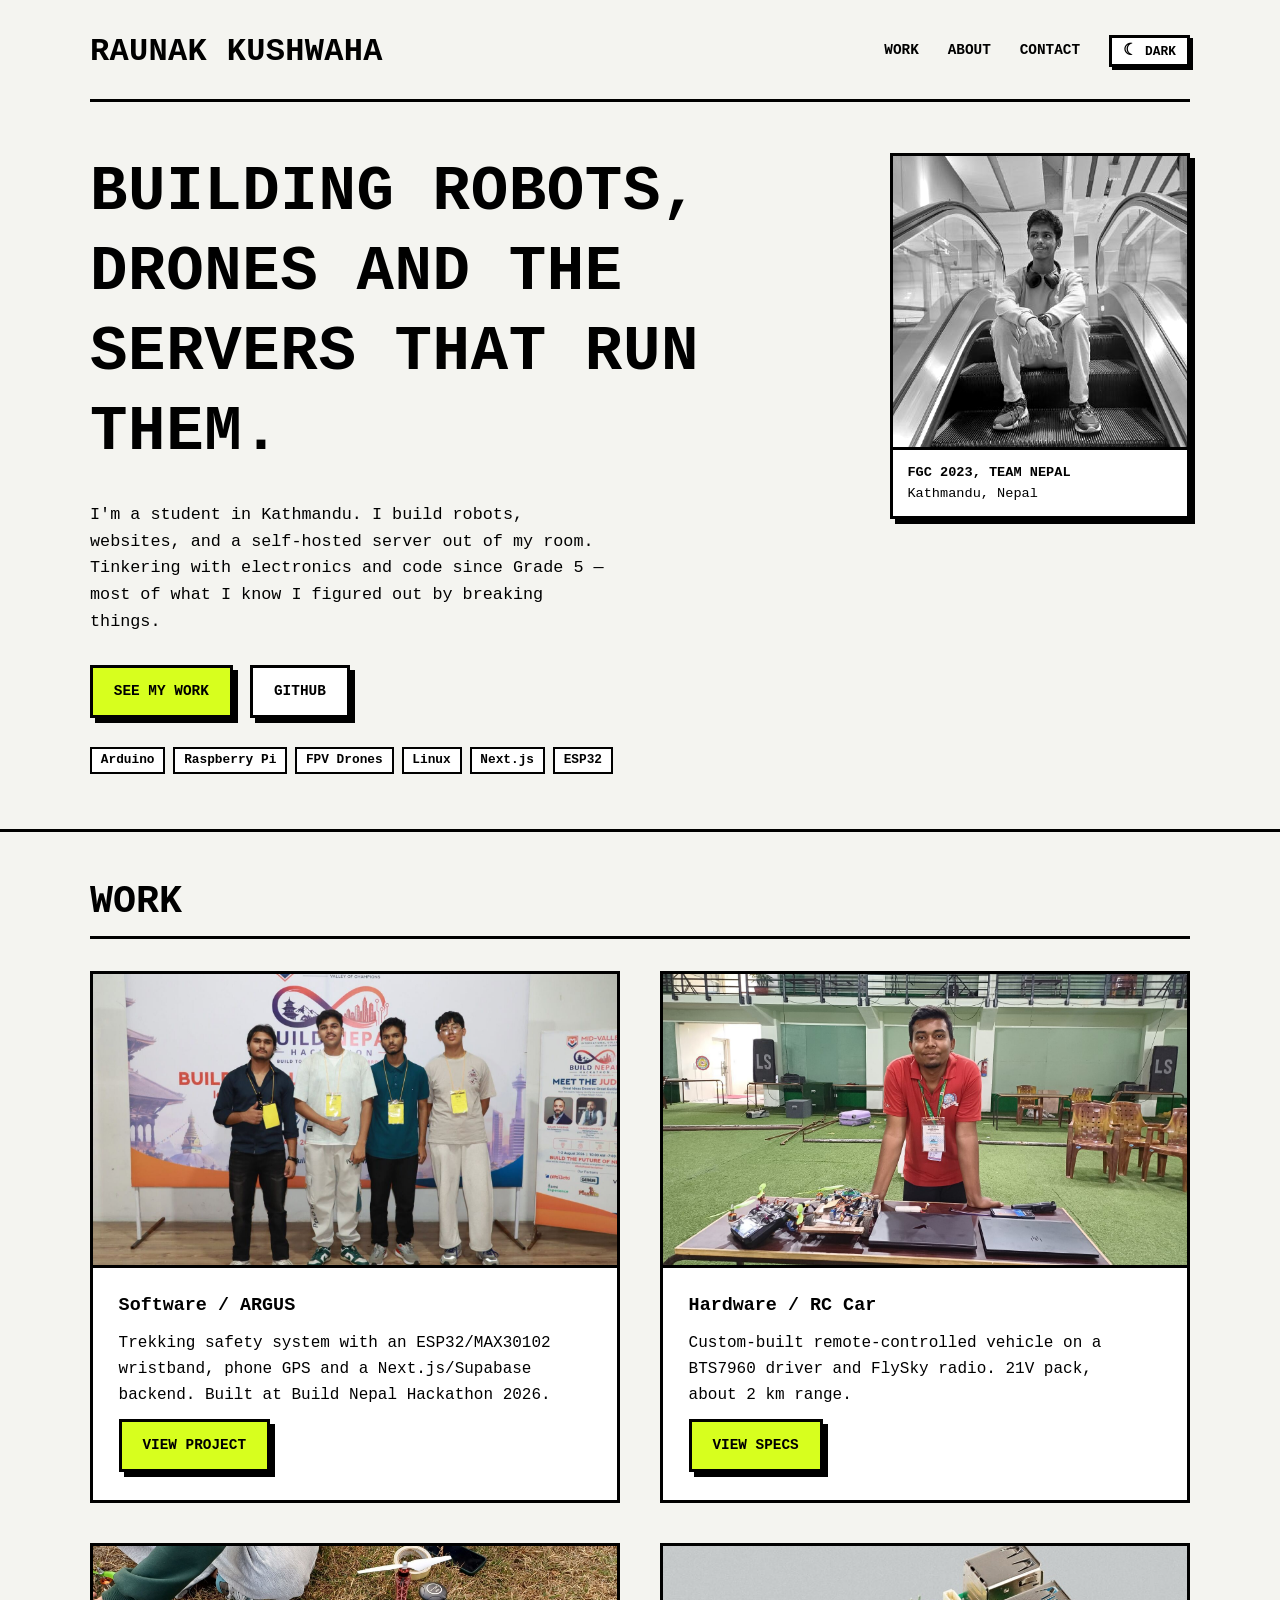
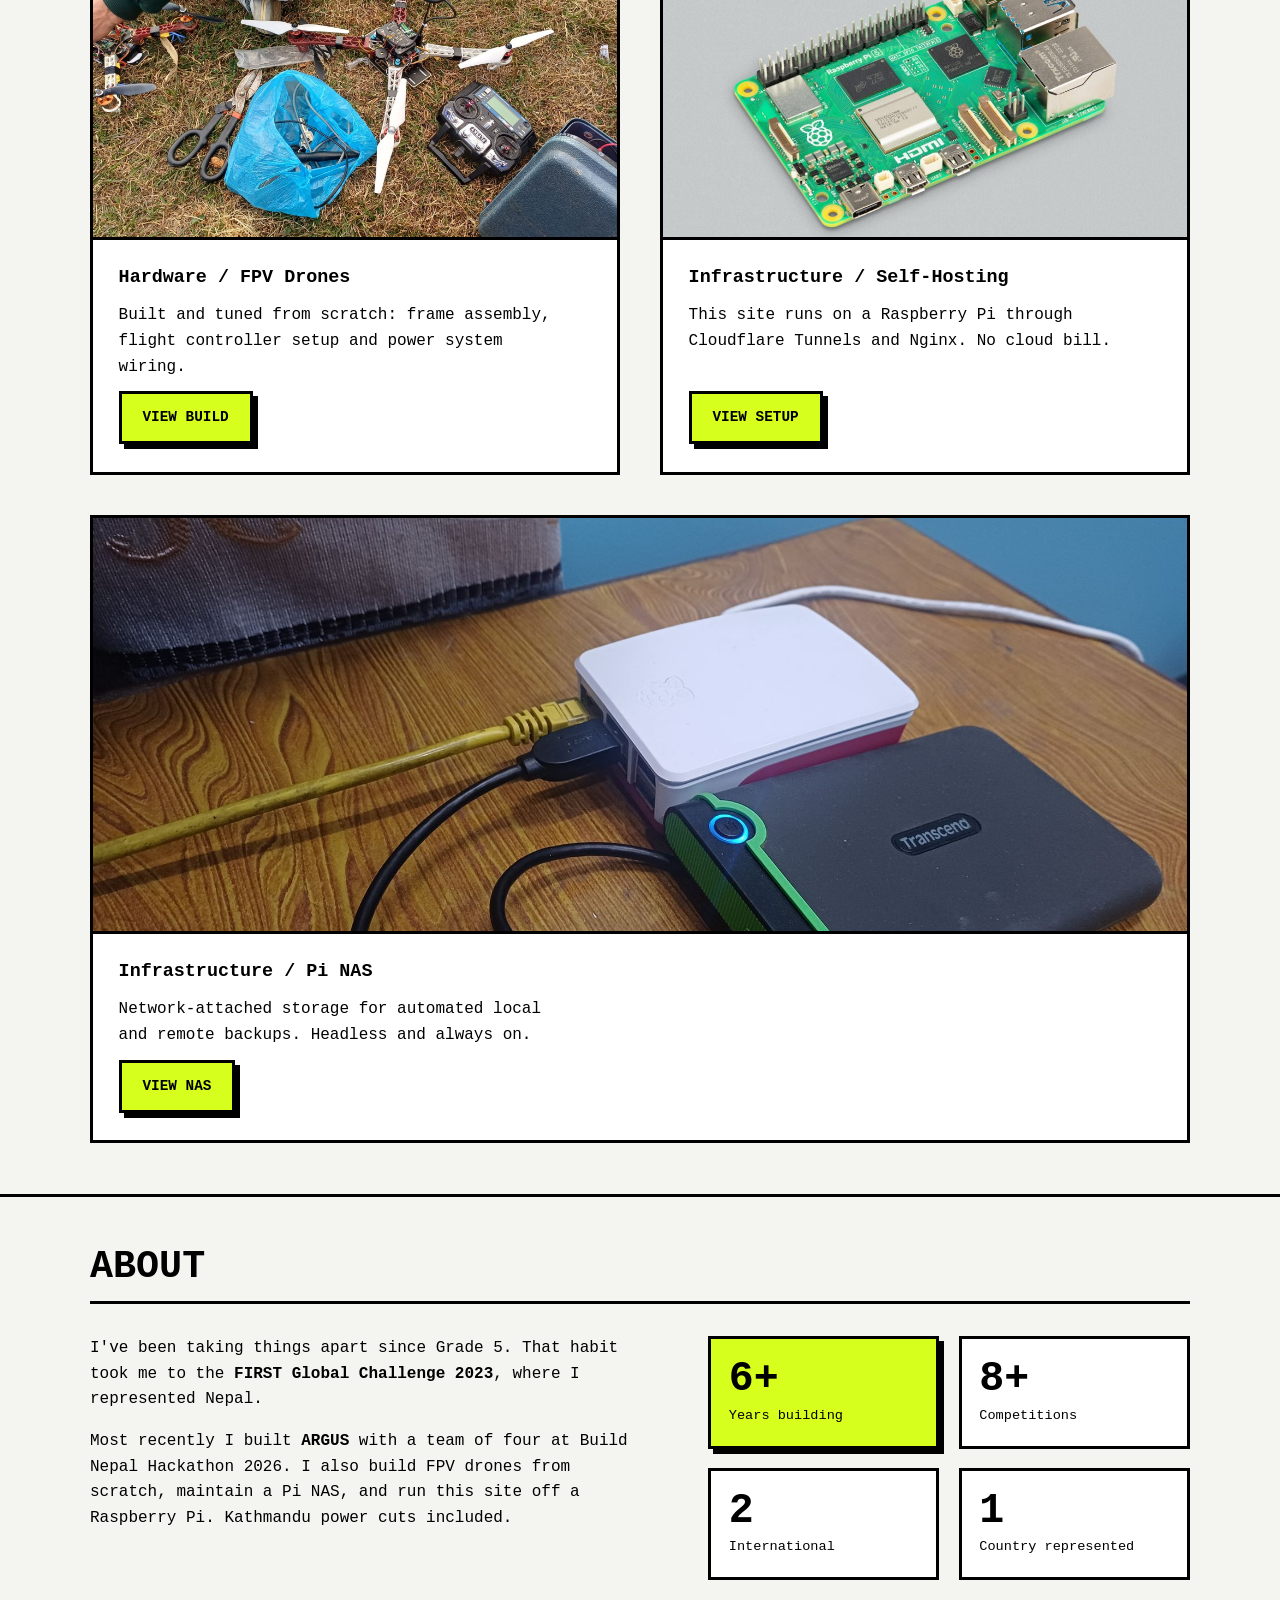
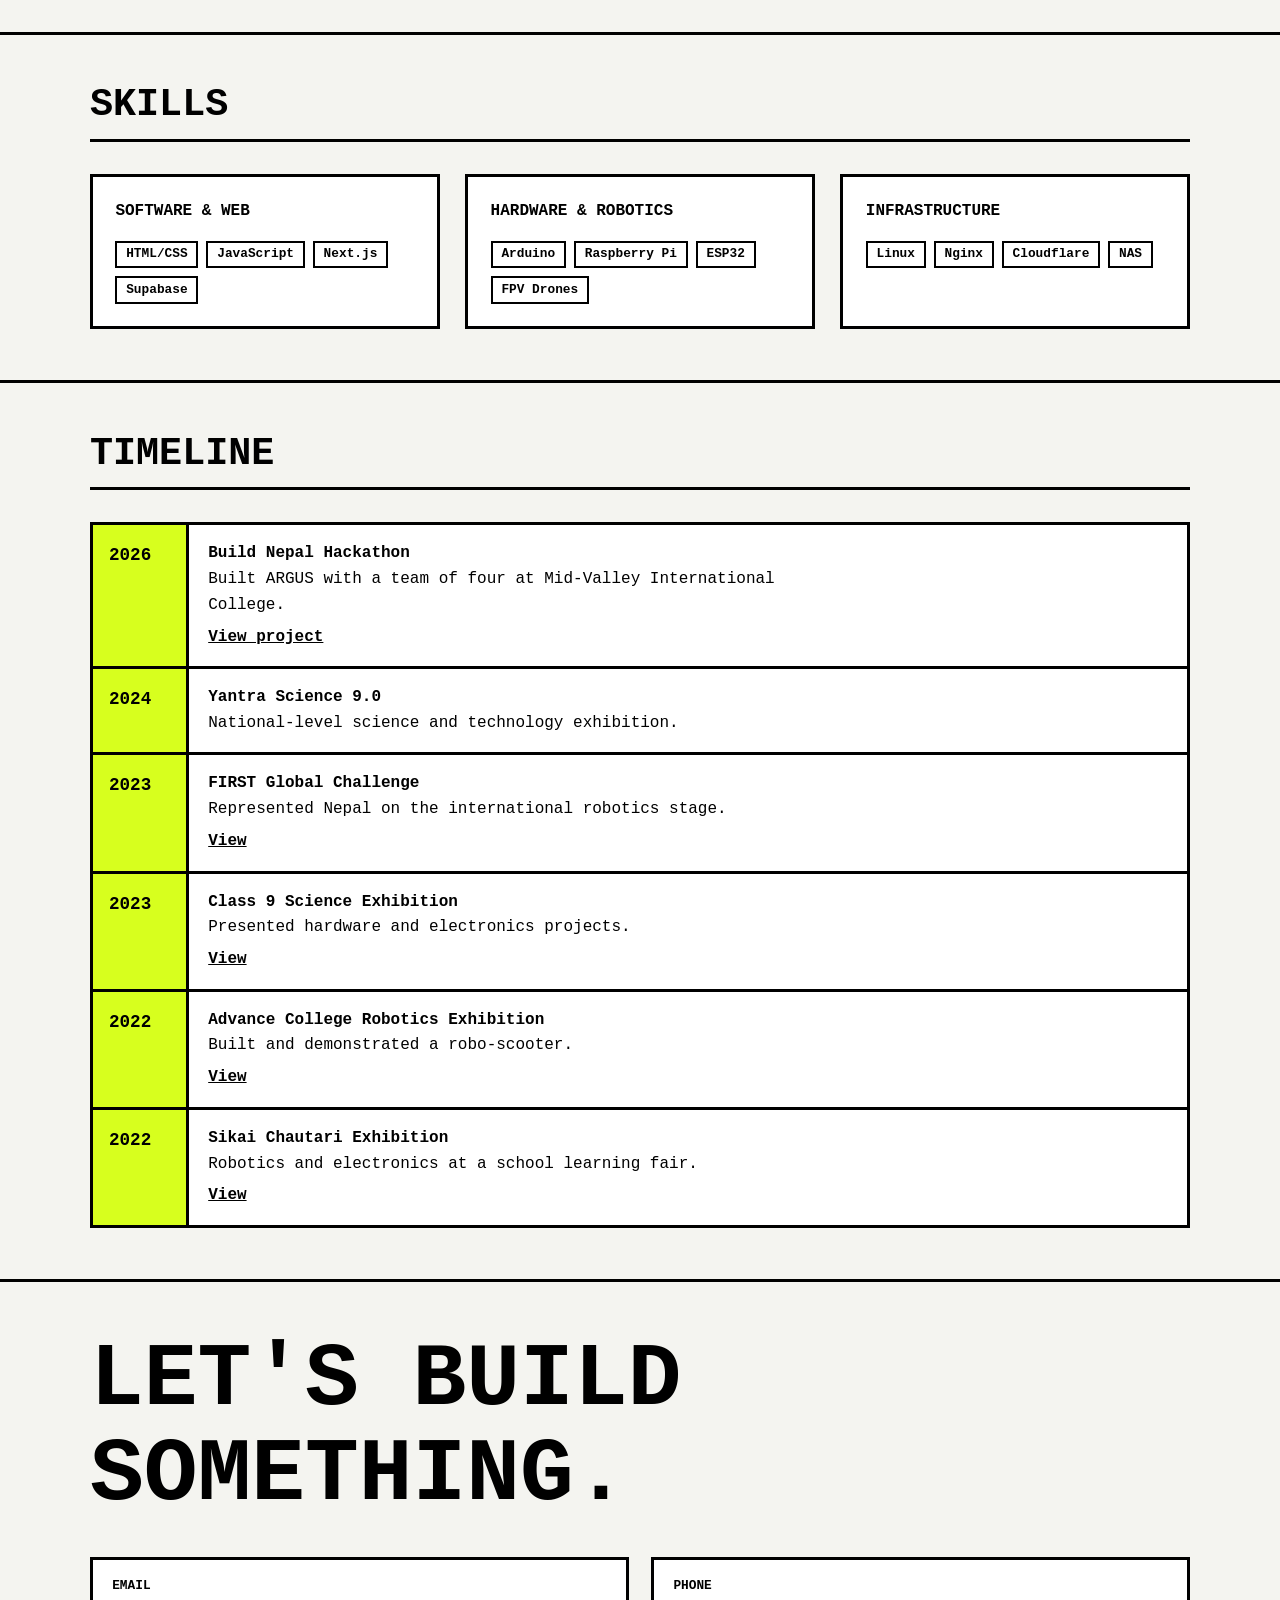
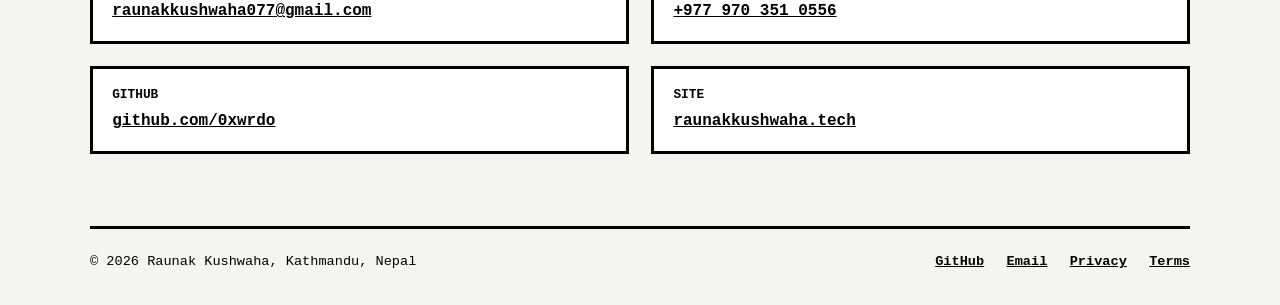
<file: index.html>
<!DOCTYPE html>
<html lang="en">
<head>
<meta charset="utf-8">
<meta name="viewport" content="width=device-width,initial-scale=1">
<title>Raunak Kushwaha — Student & Maker</title>
<meta name="description" content="Student and maker from Kathmandu, Nepal. Robots, websites, self-hosted server.">
<link rel="icon" href="favicon.ico" sizes="any">
<link rel="icon" href="favicon.svg" type="image/svg+xml">
<link rel="apple-touch-icon" href="apple-touch-icon.png">
<meta name="color-scheme" content="light dark">
<meta name="theme-color" content="#F4F4F0">
<link rel="stylesheet" href="style.css">
<script src="theme.js"></script>
</head>
<body>
<nav class="rk-nav">
  <a href="index.html" class="rk-logo">Raunak Kushwaha</a>
  <ul class="rk-links">
    <li><a href="#work">Work</a></li>
    <li><a href="#about">About</a></li>
    <li><a href="#contact">Contact</a></li>
  </ul>
</nav>

<header class="hero">
  <div class="rk-wrap hero-inner">
    <div>
      <h1 class="hero-name">Building robots, drones and the servers that run them.</h1>
      <p class="hero-desc">I'm a student in Kathmandu. I build robots, websites, and a self-hosted server out of my room. Tinkering with electronics and code since Grade 5 — most of what I know I figured out by breaking things.</p>
      <div class="hero-btns">
        <a href="#work" class="btn">See my work</a>
        <a href="https://github.com/0xwrdo" target="_blank" rel="noopener" class="btn btn-outline">GitHub</a>
      </div>
      <div class="tags"><span class="tag">Arduino</span><span class="tag">Raspberry Pi</span><span class="tag">FPV Drones</span><span class="tag">Linux</span><span class="tag">Next.js</span><span class="tag">ESP32</span></div>
    </div>
    <div class="photo-card">
      <img src="me.jpg" alt="Raunak Kushwaha">
      <p>FGC 2023, Team Nepal<span>Kathmandu, Nepal</span></p>
    </div>
  </div>
</header>

<section class="work-sec" id="work">
  <div class="rk-wrap">
    <div class="sec-hd"><h2 class="sec-hd-label">Work</h2></div>
    <div class="cards">
      <article class="card">
        <img src="assets/argus/build-01.jpg" alt="ARGUS wristband build" loading="lazy">
        <div class="card-body">
          <h3>Software / ARGUS</h3>
          <p>Trekking safety system with an ESP32/MAX30102 wristband, phone GPS and a Next.js/Supabase backend. Built at Build Nepal Hackathon 2026.</p>
          <a href="argus.html" class="btn">View project</a>
        </div>
      </article>
      <article class="card">
        <img src="assets/rc-car-v2/06-final.jpg" alt="Finished RC car" loading="lazy">
        <div class="card-body">
          <h3>Hardware / RC Car</h3>
          <p>Custom-built remote-controlled vehicle on a BTS7960 driver and FlySky radio. 21V pack, about 2 km range.</p>
          <a href="rc-car.html" class="btn">View specs</a>
        </div>
      </article>
      <article class="card">
        <img src="drone1.jpg" alt="FPV drone" loading="lazy">
        <div class="card-body">
          <h3>Hardware / FPV Drones</h3>
          <p>Built and tuned from scratch: frame assembly, flight controller setup and power system wiring.</p>
          <a href="drone.html" class="btn">View build</a>
        </div>
      </article>
      <article class="card">
        <img src="ras.jpg" alt="Raspberry Pi server" loading="lazy">
        <div class="card-body">
          <h3>Infrastructure / Self-Hosting</h3>
          <p>This site runs on a Raspberry Pi through Cloudflare Tunnels and Nginx. No cloud bill.</p>
          <a href="self-hosting.html" class="btn">View setup</a>
        </div>
      </article>
      <article class="card">
        <img src="nas1%20(1).jpg" alt="Raspberry Pi NAS" loading="lazy">
        <div class="card-body">
          <h3>Infrastructure / Pi NAS</h3>
          <p>Network-attached storage for automated local and remote backups. Headless and always on.</p>
          <a href="nas.html" class="btn">View NAS</a>
        </div>
      </article>
    </div>
  </div>
</section>

<section class="about-sec" id="about">
  <div class="rk-wrap">
    <div class="sec-hd"><h2 class="sec-hd-label">About</h2></div>
    <div class="about-grid">
      <div class="about-copy">
        <p>I've been taking things apart since Grade 5. That habit took me to the <strong>FIRST Global Challenge 2023</strong>, where I represented Nepal.</p>
        <p>Most recently I built <strong>ARGUS</strong> with a team of four at Build Nepal Hackathon 2026. I also build FPV drones from scratch, maintain a Pi NAS, and run this site off a Raspberry Pi. Kathmandu power cuts included.</p>
      </div>
      <div class="stats">
        <div class="stat"><div class="stat-num">6+</div><div class="stat-label">Years building</div></div>
        <div class="stat"><div class="stat-num">8+</div><div class="stat-label">Competitions</div></div>
        <div class="stat"><div class="stat-num">2</div><div class="stat-label">International</div></div>
        <div class="stat"><div class="stat-num">1</div><div class="stat-label">Country represented</div></div>
      </div>
    </div>
  </div>
</section>

<section class="skills-sec" id="skills">
  <div class="rk-wrap">
    <div class="sec-hd"><h2 class="sec-hd-label">Skills</h2></div>
    <div class="skill-grid">
      <div class="skill-item"><h3>Software &amp; Web</h3><div class="tags"><span class="tag">HTML/CSS</span><span class="tag">JavaScript</span><span class="tag">Next.js</span><span class="tag">Supabase</span></div></div>
      <div class="skill-item"><h3>Hardware &amp; Robotics</h3><div class="tags"><span class="tag">Arduino</span><span class="tag">Raspberry Pi</span><span class="tag">ESP32</span><span class="tag">FPV Drones</span></div></div>
      <div class="skill-item"><h3>Infrastructure</h3><div class="tags"><span class="tag">Linux</span><span class="tag">Nginx</span><span class="tag">Cloudflare</span><span class="tag">NAS</span></div></div>
    </div>
  </div>
</section>

<section class="log-sec" id="log">
  <div class="rk-wrap">
    <div class="sec-hd"><h2 class="sec-hd-label">Timeline</h2></div>
    <ul class="tl-list">
      <li class="tl-entry"><span class="tl-year">2026</span><div><h3>Build Nepal Hackathon</h3><p>Built ARGUS with a team of four at Mid-Valley International College.</p><a href="argus.html">View project</a></div></li>
      <li class="tl-entry"><span class="tl-year">2024</span><div><h3>Yantra Science 9.0</h3><p>National-level science and technology exhibition.</p></div></li>
      <li class="tl-entry"><span class="tl-year">2023</span><div><h3>FIRST Global Challenge</h3><p>Represented Nepal on the international robotics stage.</p><a href="fgc.html">View</a></div></li>
      <li class="tl-entry"><span class="tl-year">2023</span><div><h3>Class 9 Science Exhibition</h3><p>Presented hardware and electronics projects.</p><a href="class9-exhibition.html">View</a></div></li>
      <li class="tl-entry"><span class="tl-year">2022</span><div><h3>Advance College Robotics Exhibition</h3><p>Built and demonstrated a robo-scooter.</p><a href="advance-college.html">View</a></div></li>
      <li class="tl-entry"><span class="tl-year">2022</span><div><h3>Sikai Chautari Exhibition</h3><p>Robotics and electronics at a school learning fair.</p><a href="sikai-chautari.html">View</a></div></li>
    </ul>
  </div>
</section>

<section class="contact-sec" id="contact">
  <div class="rk-wrap">
    <h2 class="contact-big">Let's build something.</h2>
    <div class="contact-grid">
      <div class="contact-row"><span class="lbl">Email</span><a href="mailto:raunakkushwaha077@gmail.com">raunakkushwaha077@gmail.com</a></div>
      <div class="contact-row"><span class="lbl">Phone</span><a href="tel:+9779703510556">+977 970 351 0556</a></div>
      <div class="contact-row"><span class="lbl">GitHub</span><a href="https://github.com/0xwrdo" target="_blank" rel="noopener">github.com/0xwrdo</a></div>
      <div class="contact-row"><span class="lbl">Site</span><a href="https://raunakkushwaha.tech" target="_blank" rel="noopener">raunakkushwaha.tech</a></div>
    </div>
  </div>
</section>

<footer class="rk-footer">
  <span>© <span class="yr"></span> Raunak Kushwaha, Kathmandu, Nepal</span>
  <div class="rk-footer-links">
    <a href="https://github.com/0xwrdo" target="_blank" rel="noopener">GitHub</a>
    <a href="mailto:raunakkushwaha077@gmail.com">Email</a>
    <a href="privacy.html">Privacy</a>
    <a href="terms.html">Terms</a>
  </div>
</footer>
<script>document.querySelectorAll('.yr').forEach(function(el){el.textContent=new Date().getFullYear()});</script>
</body>
</html>
</file>
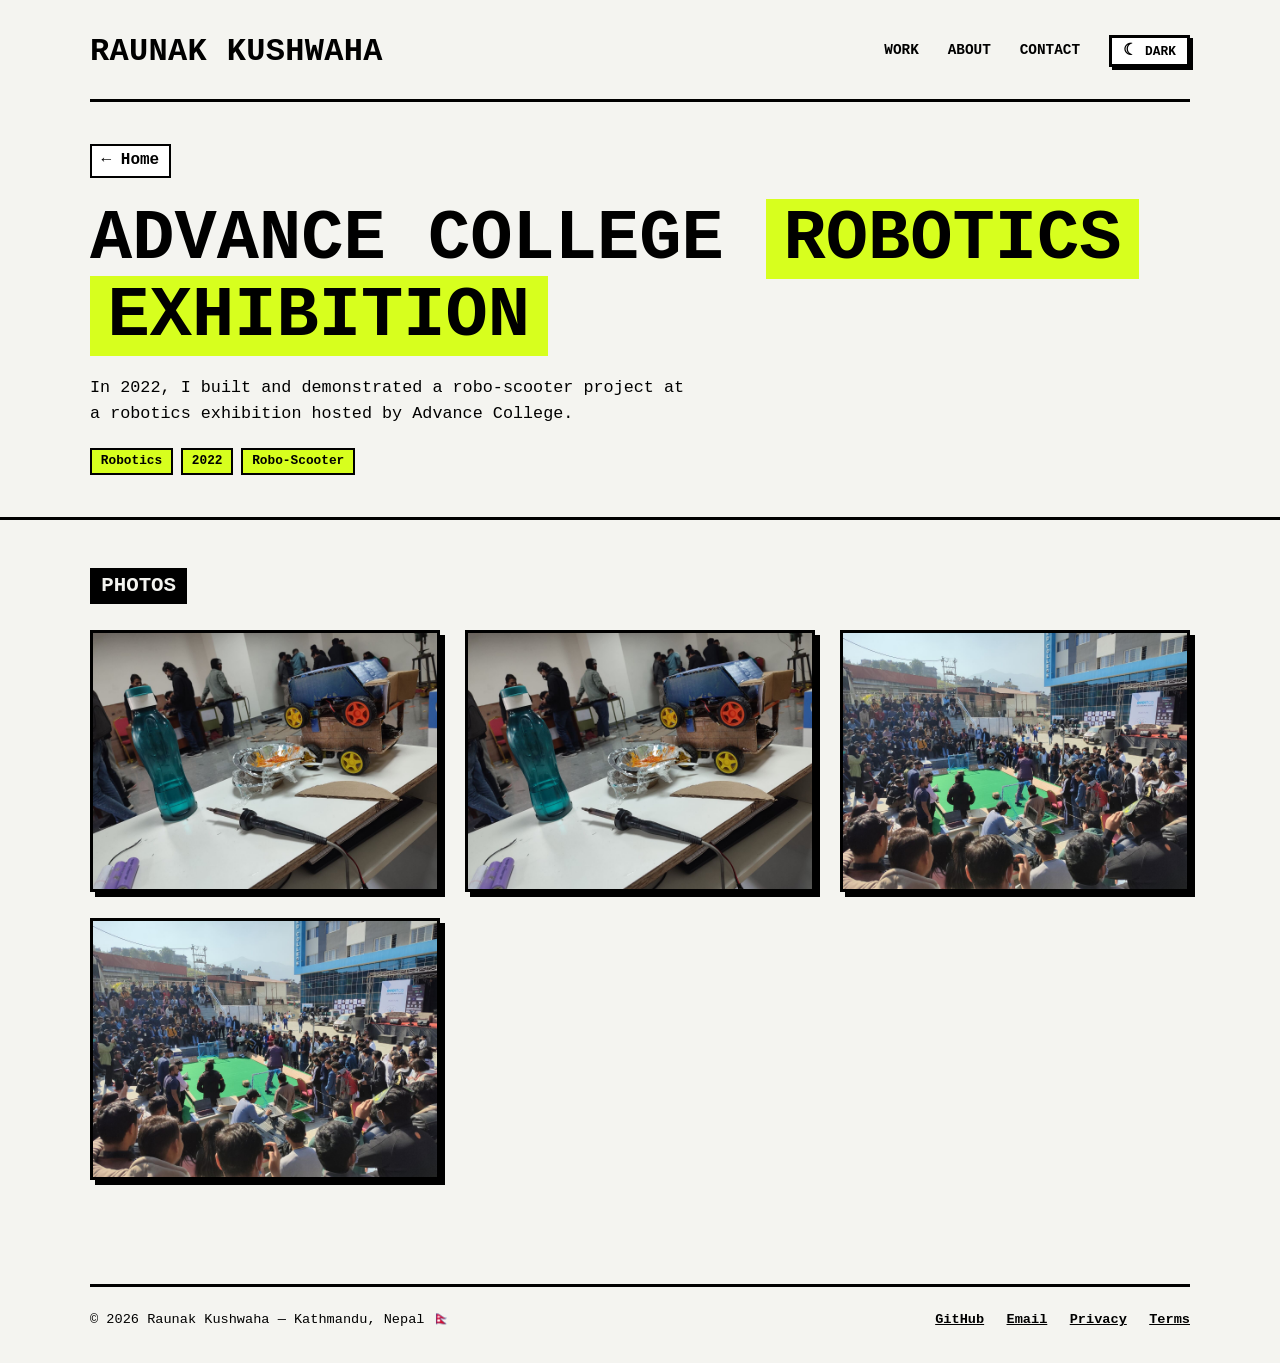
<file: advance-college.html>
<!DOCTYPE html>
<html lang="en">
<head>
<meta charset="utf-8">
<meta name="viewport" content="width=device-width,initial-scale=1">
<title>Advance College Robotics Exhibition | Raunak Kushwaha</title>
<meta name="description" content="A robo-scooter project built and demonstrated at the Advance College Robotics Exhibition 2022.">
<link rel="icon" href="favicon.ico" sizes="any">
<link rel="icon" href="favicon.svg" type="image/svg+xml">
<link rel="apple-touch-icon" href="apple-touch-icon.png">
<meta name="color-scheme" content="light dark">
<meta name="theme-color" content="#F4F4F0">
<link rel="stylesheet" href="style.css">
<script src="theme.js"></script>
</head>
<body>
<nav class="rk-nav">
  <a href="index.html" class="rk-logo">Raunak Kushwaha</a>
  <ul class="rk-links">
    <li><a href="index.html#work">Work</a></li>
    <li><a href="index.html#about">About</a></li>
    <li><a href="index.html#contact">Contact</a></li>
  </ul>
</nav>
<header class="pg-header">
  <div class="rk-wrap">
    <div class="pg-breadcrumb" data-reveal><a href="index.html">← Home</a></div>
    <h1 class="pg-title" data-reveal style="--d:.05s">Advance College <span>Robotics Exhibition</span></h1>
    <p class="pg-desc" data-reveal style="--d:.1s">In 2022, I built and demonstrated a robo-scooter project at a robotics exhibition hosted by Advance College.</p>
    <div class="pg-meta" data-reveal style="--d:.15s"><span class="pg-tag">Robotics</span><span class="pg-tag">2022</span><span class="pg-tag">Robo-Scooter</span></div>
  </div>
</header>
<section class="content-sec"><div class="rk-wrap">
<p class="sec-label" data-reveal style="--d:0s">Photos</p>
<div class="gallery" data-reveal><div class="gallery-item"><img src="assets/advance-college/01.jpg" alt="Advance College Robotics Exhibition 2022" loading="lazy"></div>
<div class="gallery-item"><img src="assets/advance-college/02.jpg" alt="Advance College Robotics Exhibition 2022" loading="lazy"></div>
<div class="gallery-item"><img src="assets/advance-college/03.jpg" alt="Advance College Robotics Exhibition 2022" loading="lazy"></div>
<div class="gallery-item"><img src="assets/advance-college/04.jpg" alt="Advance College Robotics Exhibition 2022" loading="lazy"></div></div>
</div></section>
<footer class="rk-footer">
  <span>© <span class="yr"></span> Raunak Kushwaha — Kathmandu, Nepal 🇳🇵</span>
  <div class="rk-footer-links">
    <a href="https://github.com/0xwrdo" target="_blank" rel="noopener">GitHub</a>
    <a href="mailto:raunakkushwaha077@gmail.com">Email</a>
    <a href="privacy.html">Privacy</a>
    <a href="terms.html">Terms</a>
  </div>
</footer>
<script>
(function(){
  const nav=document.getElementById('rkNav');
  window.addEventListener('scroll',()=>nav&&nav.classList.toggle('scrolled',scrollY>30),{passive:true});
  if(nav) nav.classList.toggle('scrolled',scrollY>30);
  const io=new IntersectionObserver(es=>es.forEach(e=>{if(e.isIntersecting){e.target.classList.add('in');io.unobserve(e.target);}}),{threshold:.1,rootMargin:'0px 0px -5% 0px'});
  document.querySelectorAll('[data-reveal]').forEach(el=>io.observe(el));
  document.querySelectorAll('.yr').forEach(el=>el.textContent=new Date().getFullYear());
  document.querySelectorAll('a[href^="#"]').forEach(a=>{
    a.addEventListener('click',e=>{const t=document.querySelector(a.getAttribute('href'));if(!t)return;e.preventDefault();t.scrollIntoView({behavior:'smooth',block:'start'});});
  });
})();
</script>
</body>
</html>
</file>
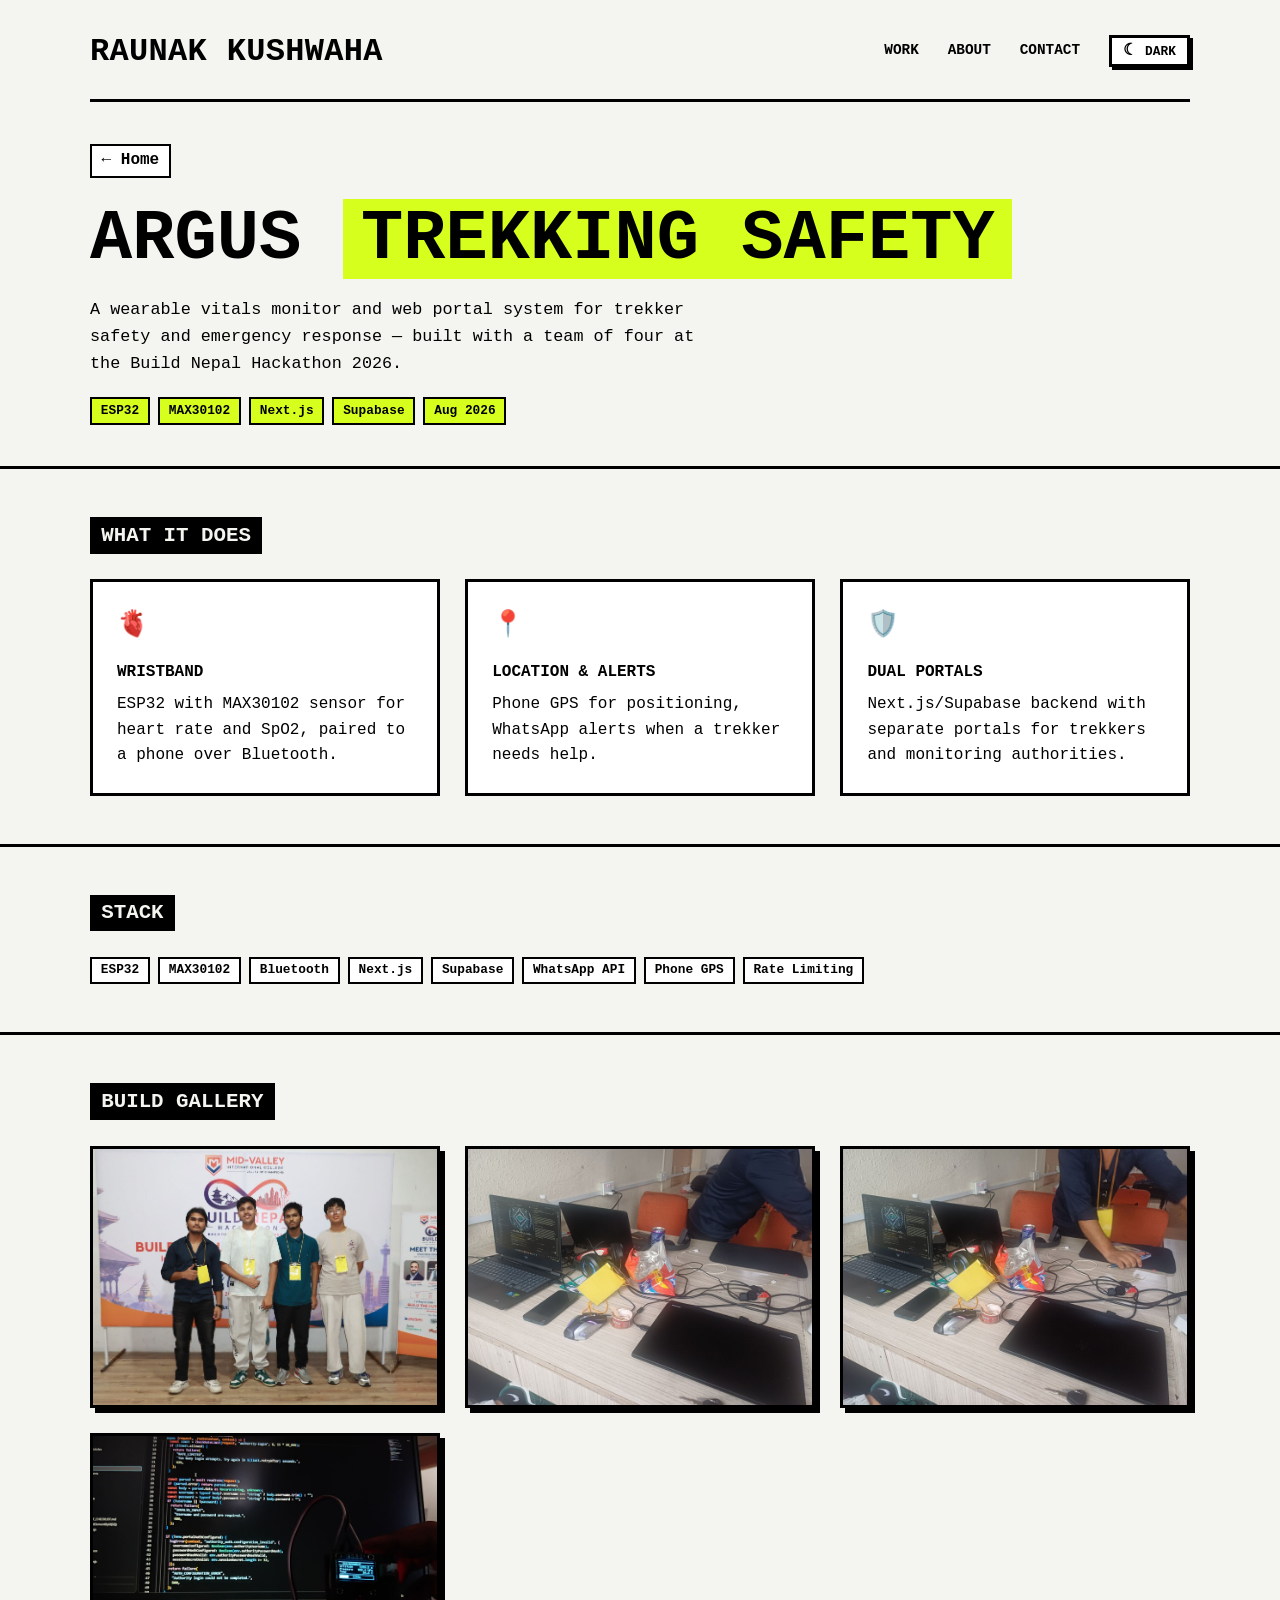
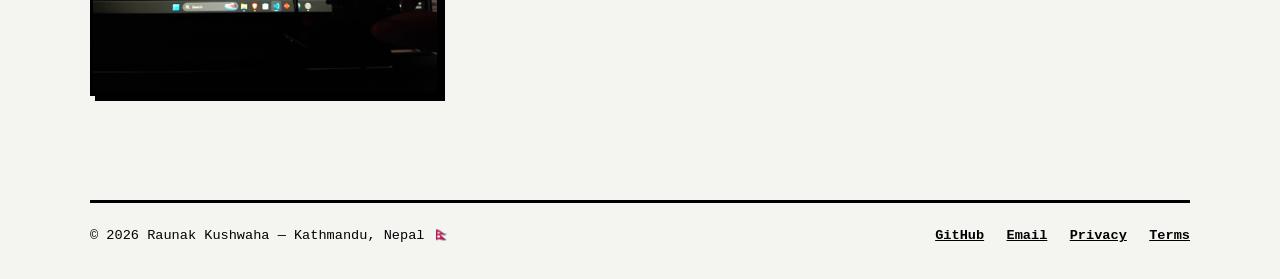
<file: argus.html>
<!DOCTYPE html>
<html lang="en">
<head>
<meta charset="utf-8">
<meta name="viewport" content="width=device-width,initial-scale=1">
<title>ARGUS Trekking Safety System | Raunak Kushwaha</title>
<meta name="description" content="A wearable vitals monitor and portal system for trekker safety, built at Build Nepal Hackathon 2026.">
<link rel="icon" href="favicon.ico" sizes="any">
<link rel="icon" href="favicon.svg" type="image/svg+xml">
<link rel="apple-touch-icon" href="apple-touch-icon.png">
<meta name="color-scheme" content="light dark">
<meta name="theme-color" content="#F4F4F0">
<link rel="stylesheet" href="style.css">
<script src="theme.js"></script>
</head>
<body>
<nav class="rk-nav">
  <a href="index.html" class="rk-logo">Raunak Kushwaha</a>
  <ul class="rk-links">
    <li><a href="index.html#work">Work</a></li>
    <li><a href="index.html#about">About</a></li>
    <li><a href="index.html#contact">Contact</a></li>
  </ul>
</nav>
<header class="pg-header">
  <div class="rk-wrap">
    <div class="pg-breadcrumb" data-reveal><a href="index.html">← Home</a></div>
    <h1 class="pg-title" data-reveal style="--d:.05s">ARGUS <span>Trekking Safety</span></h1>
    <p class="pg-desc" data-reveal style="--d:.1s">A wearable vitals monitor and web portal system for trekker safety and emergency response — built with a team of four at the Build Nepal Hackathon 2026.</p>
    <div class="pg-meta" data-reveal style="--d:.15s"><span class="pg-tag">ESP32</span><span class="pg-tag">MAX30102</span><span class="pg-tag">Next.js</span><span class="pg-tag">Supabase</span><span class="pg-tag">Aug 2026</span></div>
  </div>
</header>
<section class="content-sec"><div class="rk-wrap">
<p class="sec-label" data-reveal style="--d:0s">What it does</p>
<div class="feat-grid" data-reveal><div class="feat-card"><div class="icon">🫀</div><h3>Wristband</h3><p>ESP32 with MAX30102 sensor for heart rate and SpO2, paired to a phone over Bluetooth.</p></div><div class="feat-card"><div class="icon">📍</div><h3>Location & Alerts</h3><p>Phone GPS for positioning, WhatsApp alerts when a trekker needs help.</p></div><div class="feat-card"><div class="icon">🛡️</div><h3>Dual Portals</h3><p>Next.js/Supabase backend with separate portals for trekkers and monitoring authorities.</p></div></div>
</div></section><section class="content-sec"><div class="rk-wrap">
<p class="sec-label" data-reveal style="--d:0s">Stack</p>
<div class="stack-row" data-reveal><span class="tag">ESP32</span><span class="tag">MAX30102</span><span class="tag">Bluetooth</span><span class="tag">Next.js</span><span class="tag">Supabase</span><span class="tag">WhatsApp API</span><span class="tag">Phone GPS</span><span class="tag">Rate Limiting</span></div>
</div></section><section class="content-sec"><div class="rk-wrap">
<p class="sec-label" data-reveal style="--d:0s">Build Gallery</p>
<div class="gallery" data-reveal><div class="gallery-item"><img src="assets/argus/build-01.jpg" alt="ARGUS Build Nepal Hackathon" loading="lazy"></div>
<div class="gallery-item"><img src="assets/argus/build-02.jpg" alt="ARGUS Build Nepal Hackathon" loading="lazy"></div>
<div class="gallery-item"><img src="assets/argus/build-04.jpg" alt="ARGUS Build Nepal Hackathon" loading="lazy"></div>
<div class="gallery-item"><img src="assets/argus/team.jpg" alt="ARGUS Build Nepal Hackathon" loading="lazy"></div></div>
</div></section>
<footer class="rk-footer">
  <span>© <span class="yr"></span> Raunak Kushwaha — Kathmandu, Nepal 🇳🇵</span>
  <div class="rk-footer-links">
    <a href="https://github.com/0xwrdo" target="_blank" rel="noopener">GitHub</a>
    <a href="mailto:raunakkushwaha077@gmail.com">Email</a>
    <a href="privacy.html">Privacy</a>
    <a href="terms.html">Terms</a>
  </div>
</footer>
<script>
(function(){
  const nav=document.getElementById('rkNav');
  window.addEventListener('scroll',()=>nav&&nav.classList.toggle('scrolled',scrollY>30),{passive:true});
  if(nav) nav.classList.toggle('scrolled',scrollY>30);
  const io=new IntersectionObserver(es=>es.forEach(e=>{if(e.isIntersecting){e.target.classList.add('in');io.unobserve(e.target);}}),{threshold:.1,rootMargin:'0px 0px -5% 0px'});
  document.querySelectorAll('[data-reveal]').forEach(el=>io.observe(el));
  document.querySelectorAll('.yr').forEach(el=>el.textContent=new Date().getFullYear());
  document.querySelectorAll('a[href^="#"]').forEach(a=>{
    a.addEventListener('click',e=>{const t=document.querySelector(a.getAttribute('href'));if(!t)return;e.preventDefault();t.scrollIntoView({behavior:'smooth',block:'start'});});
  });
})();
</script>
</body>
</html>
</file>
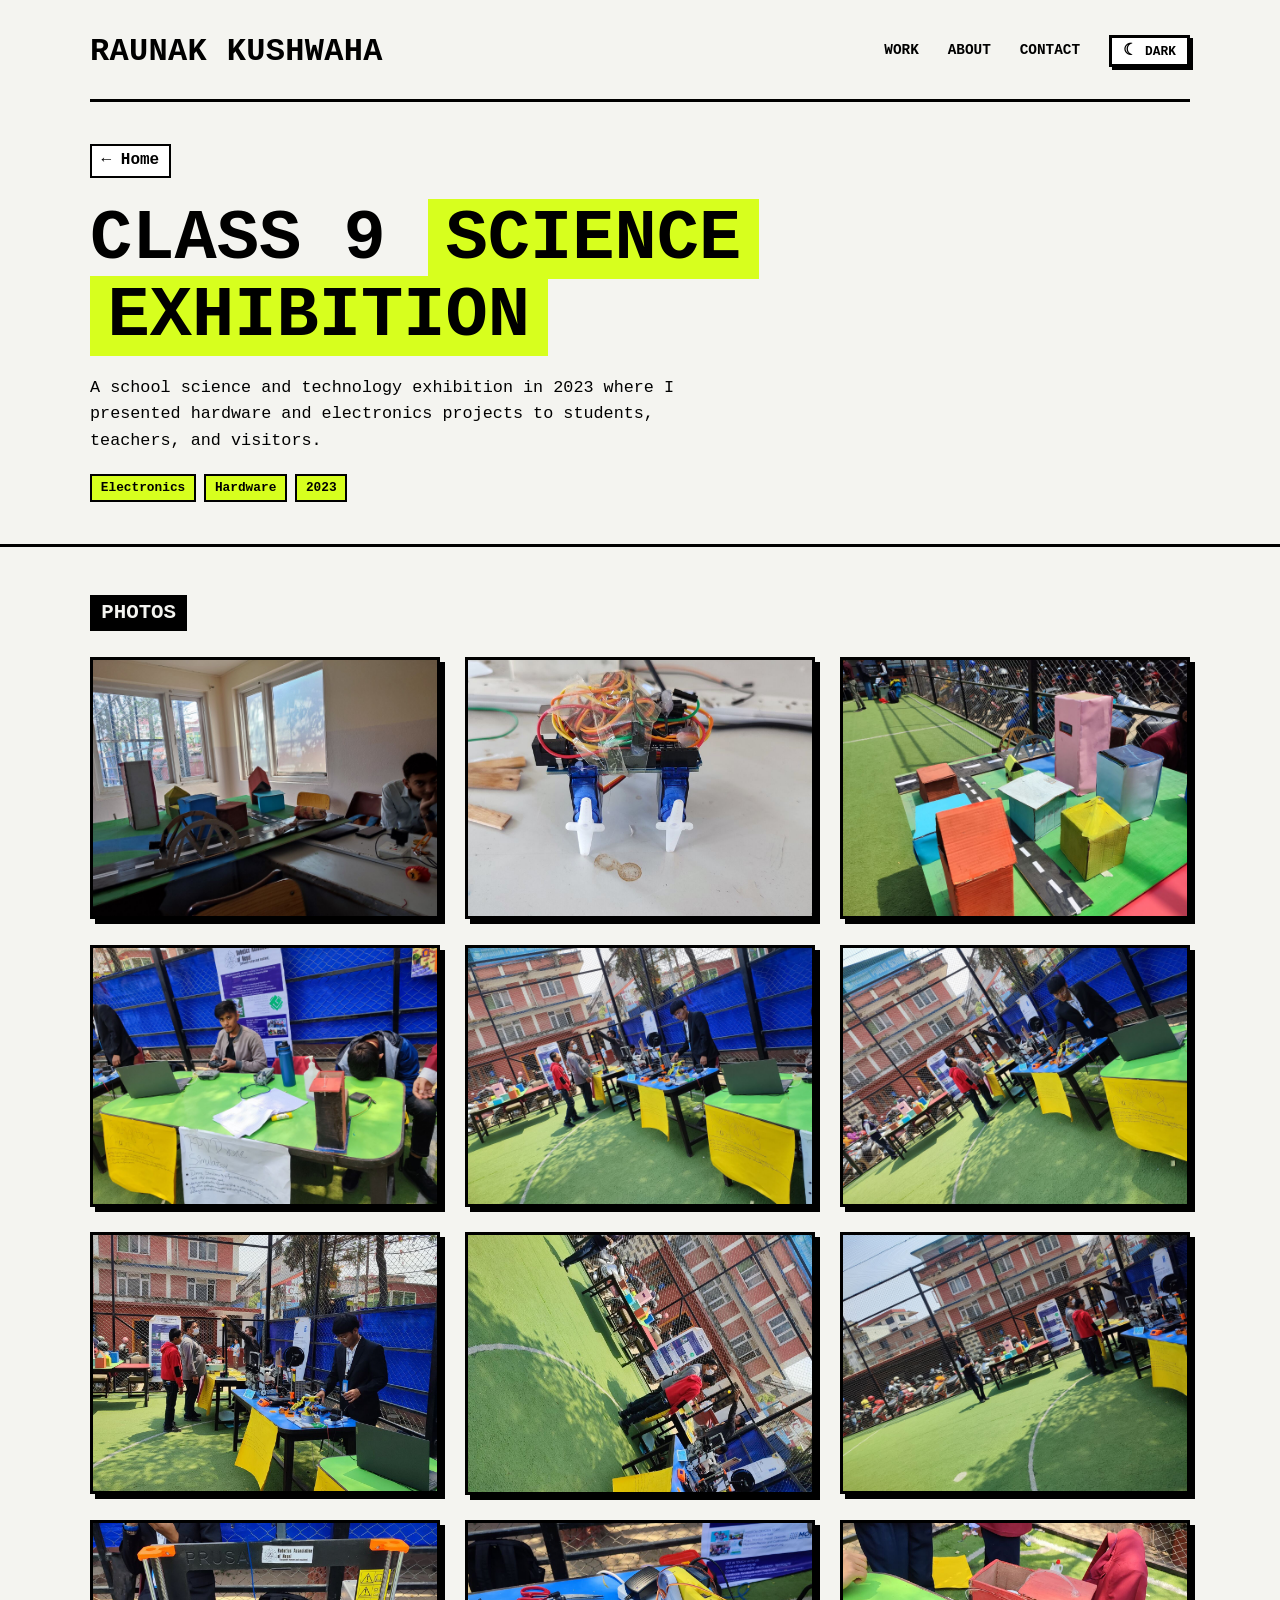
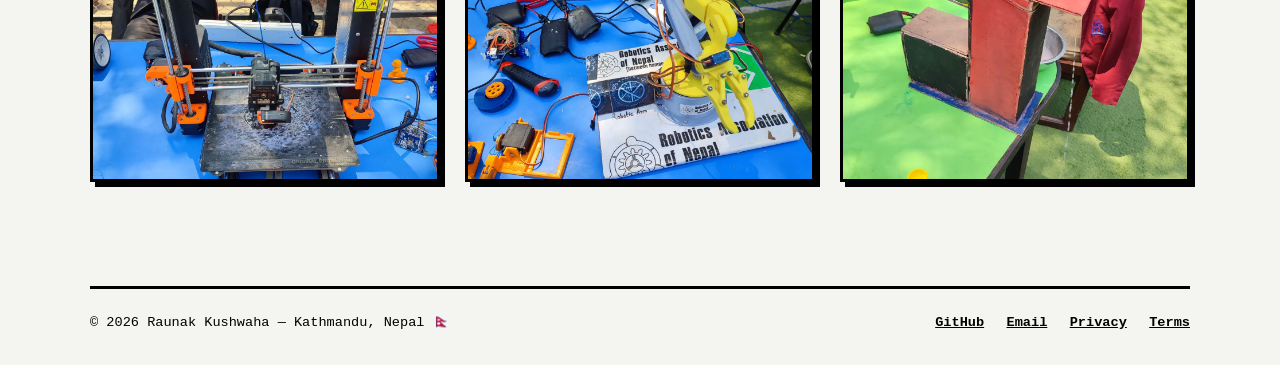
<file: class9-exhibition.html>
<!DOCTYPE html>
<html lang="en">
<head>
<meta charset="utf-8">
<meta name="viewport" content="width=device-width,initial-scale=1">
<title>Class 9 Science Exhibition | Raunak Kushwaha</title>
<meta name="description" content="Hardware and electronics projects presented at the Class 9 Science Exhibition 2023.">
<link rel="icon" href="favicon.ico" sizes="any">
<link rel="icon" href="favicon.svg" type="image/svg+xml">
<link rel="apple-touch-icon" href="apple-touch-icon.png">
<meta name="color-scheme" content="light dark">
<meta name="theme-color" content="#F4F4F0">
<link rel="stylesheet" href="style.css">
<script src="theme.js"></script>
</head>
<body>
<nav class="rk-nav">
  <a href="index.html" class="rk-logo">Raunak Kushwaha</a>
  <ul class="rk-links">
    <li><a href="index.html#work">Work</a></li>
    <li><a href="index.html#about">About</a></li>
    <li><a href="index.html#contact">Contact</a></li>
  </ul>
</nav>
<header class="pg-header">
  <div class="rk-wrap">
    <div class="pg-breadcrumb" data-reveal><a href="index.html">← Home</a></div>
    <h1 class="pg-title" data-reveal style="--d:.05s">Class 9 <span>Science Exhibition</span></h1>
    <p class="pg-desc" data-reveal style="--d:.1s">A school science and technology exhibition in 2023 where I presented hardware and electronics projects to students, teachers, and visitors.</p>
    <div class="pg-meta" data-reveal style="--d:.15s"><span class="pg-tag">Electronics</span><span class="pg-tag">Hardware</span><span class="pg-tag">2023</span></div>
  </div>
</header>
<section class="content-sec"><div class="rk-wrap">
<p class="sec-label" data-reveal style="--d:0s">Photos</p>
<div class="gallery" data-reveal><div class="gallery-item"><img src="assets/class9/01.jpg" alt="Class 9 Science Exhibition 2023" loading="lazy"></div>
<div class="gallery-item"><img src="assets/class9/02.jpg" alt="Class 9 Science Exhibition 2023" loading="lazy"></div>
<div class="gallery-item"><img src="assets/class9/03.jpg" alt="Class 9 Science Exhibition 2023" loading="lazy"></div>
<div class="gallery-item"><img src="assets/class9/04.jpg" alt="Class 9 Science Exhibition 2023" loading="lazy"></div>
<div class="gallery-item"><img src="assets/class9/05.jpg" alt="Class 9 Science Exhibition 2023" loading="lazy"></div>
<div class="gallery-item"><img src="assets/class9/06.jpg" alt="Class 9 Science Exhibition 2023" loading="lazy"></div>
<div class="gallery-item"><img src="assets/class9/07.jpg" alt="Class 9 Science Exhibition 2023" loading="lazy"></div>
<div class="gallery-item"><img src="assets/class9/08.jpg" alt="Class 9 Science Exhibition 2023" loading="lazy"></div>
<div class="gallery-item"><img src="assets/class9/09.jpg" alt="Class 9 Science Exhibition 2023" loading="lazy"></div>
<div class="gallery-item"><img src="assets/class9/10.jpg" alt="Class 9 Science Exhibition 2023" loading="lazy"></div>
<div class="gallery-item"><img src="assets/class9/11.jpg" alt="Class 9 Science Exhibition 2023" loading="lazy"></div>
<div class="gallery-item"><img src="assets/class9/12.jpg" alt="Class 9 Science Exhibition 2023" loading="lazy"></div></div>
</div></section>
<footer class="rk-footer">
  <span>© <span class="yr"></span> Raunak Kushwaha — Kathmandu, Nepal 🇳🇵</span>
  <div class="rk-footer-links">
    <a href="https://github.com/0xwrdo" target="_blank" rel="noopener">GitHub</a>
    <a href="mailto:raunakkushwaha077@gmail.com">Email</a>
    <a href="privacy.html">Privacy</a>
    <a href="terms.html">Terms</a>
  </div>
</footer>
<script>
(function(){
  const nav=document.getElementById('rkNav');
  window.addEventListener('scroll',()=>nav&&nav.classList.toggle('scrolled',scrollY>30),{passive:true});
  if(nav) nav.classList.toggle('scrolled',scrollY>30);
  const io=new IntersectionObserver(es=>es.forEach(e=>{if(e.isIntersecting){e.target.classList.add('in');io.unobserve(e.target);}}),{threshold:.1,rootMargin:'0px 0px -5% 0px'});
  document.querySelectorAll('[data-reveal]').forEach(el=>io.observe(el));
  document.querySelectorAll('.yr').forEach(el=>el.textContent=new Date().getFullYear());
  document.querySelectorAll('a[href^="#"]').forEach(a=>{
    a.addEventListener('click',e=>{const t=document.querySelector(a.getAttribute('href'));if(!t)return;e.preventDefault();t.scrollIntoView({behavior:'smooth',block:'start'});});
  });
})();
</script>
</body>
</html>
</file>
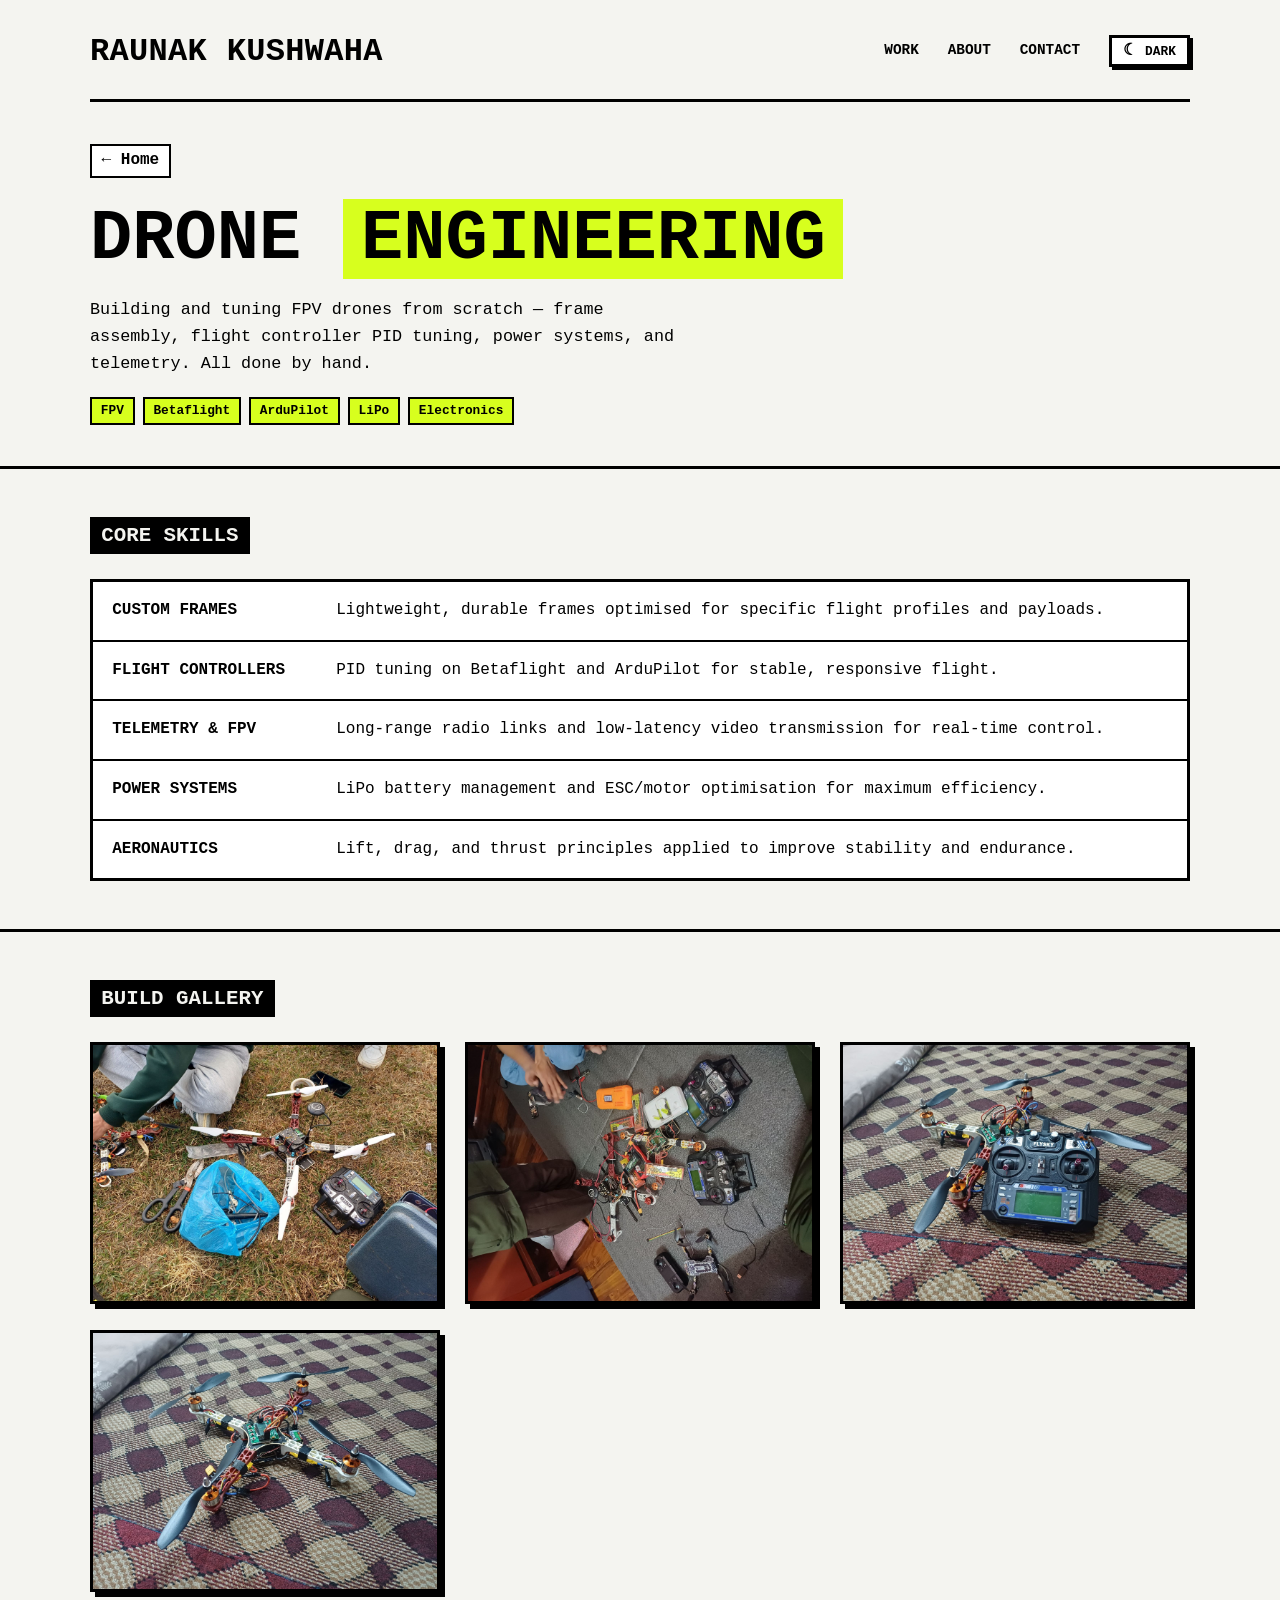
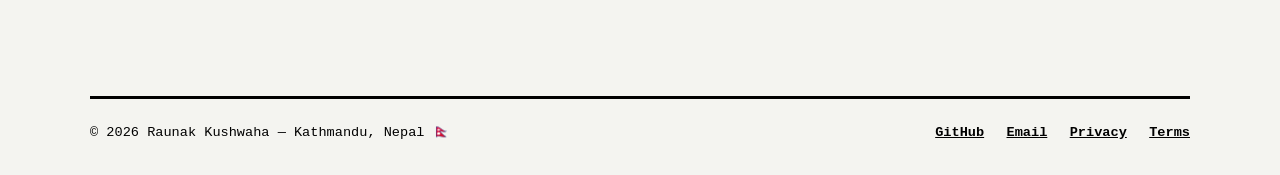
<file: drone.html>
<!DOCTYPE html>
<html lang="en">
<head>
<meta charset="utf-8">
<meta name="viewport" content="width=device-width,initial-scale=1">
<title>FPV Drone Engineering | Raunak Kushwaha</title>
<meta name="description" content="FPV drone builds by Raunak Kushwaha: frame assembly, flight controller tuning, and telemetry, all done by hand.">
<link rel="icon" href="favicon.ico" sizes="any">
<link rel="icon" href="favicon.svg" type="image/svg+xml">
<link rel="apple-touch-icon" href="apple-touch-icon.png">
<meta name="color-scheme" content="light dark">
<meta name="theme-color" content="#F4F4F0">
<link rel="stylesheet" href="style.css">
<script src="theme.js"></script>
</head>
<body>
<nav class="rk-nav">
  <a href="index.html" class="rk-logo">Raunak Kushwaha</a>
  <ul class="rk-links">
    <li><a href="index.html#work">Work</a></li>
    <li><a href="index.html#about">About</a></li>
    <li><a href="index.html#contact">Contact</a></li>
  </ul>
</nav>
<header class="pg-header">
  <div class="rk-wrap">
    <div class="pg-breadcrumb" data-reveal><a href="index.html">← Home</a></div>
    <h1 class="pg-title" data-reveal style="--d:.05s">Drone <span>Engineering</span></h1>
    <p class="pg-desc" data-reveal style="--d:.1s">Building and tuning FPV drones from scratch — frame assembly, flight controller PID tuning, power systems, and telemetry. All done by hand.</p>
    <div class="pg-meta" data-reveal style="--d:.15s"><span class="pg-tag">FPV</span><span class="pg-tag">Betaflight</span><span class="pg-tag">ArduPilot</span><span class="pg-tag">LiPo</span><span class="pg-tag">Electronics</span></div>
  </div>
</header>
<section class="content-sec"><div class="rk-wrap">
<p class="sec-label" data-reveal style="--d:0s">Core skills</p>
<ul class="skill-rows" data-reveal><li class="skill-row"><span class="skill-row-name">Custom Frames</span><span class="skill-row-desc">Lightweight, durable frames optimised for specific flight profiles and payloads.</span></li><li class="skill-row"><span class="skill-row-name">Flight Controllers</span><span class="skill-row-desc">PID tuning on Betaflight and ArduPilot for stable, responsive flight.</span></li><li class="skill-row"><span class="skill-row-name">Telemetry & FPV</span><span class="skill-row-desc">Long-range radio links and low-latency video transmission for real-time control.</span></li><li class="skill-row"><span class="skill-row-name">Power Systems</span><span class="skill-row-desc">LiPo battery management and ESC/motor optimisation for maximum efficiency.</span></li><li class="skill-row"><span class="skill-row-name">Aeronautics</span><span class="skill-row-desc">Lift, drag, and thrust principles applied to improve stability and endurance.</span></li></ul>
</div></section><section class="content-sec"><div class="rk-wrap">
<p class="sec-label" data-reveal style="--d:0s">Build Gallery</p>
<div class="gallery" data-reveal><div class="gallery-item"><img src="drone1.jpg" alt="FPV Drone Build" loading="lazy"></div><div class="gallery-item"><img src="drone2.jpg" alt="FPV Drone Build" loading="lazy"></div><div class="gallery-item"><img src="drone3.jpg" alt="FPV Drone Build" loading="lazy"></div><div class="gallery-item"><img src="drone4.jpg" alt="FPV Drone Build" loading="lazy"></div></div>
</div></section>
<footer class="rk-footer">
  <span>© <span class="yr"></span> Raunak Kushwaha — Kathmandu, Nepal 🇳🇵</span>
  <div class="rk-footer-links">
    <a href="https://github.com/0xwrdo" target="_blank" rel="noopener">GitHub</a>
    <a href="mailto:raunakkushwaha077@gmail.com">Email</a>
    <a href="privacy.html">Privacy</a>
    <a href="terms.html">Terms</a>
  </div>
</footer>
<script>
(function(){
  const nav=document.getElementById('rkNav');
  window.addEventListener('scroll',()=>nav&&nav.classList.toggle('scrolled',scrollY>30),{passive:true});
  if(nav) nav.classList.toggle('scrolled',scrollY>30);
  const io=new IntersectionObserver(es=>es.forEach(e=>{if(e.isIntersecting){e.target.classList.add('in');io.unobserve(e.target);}}),{threshold:.1,rootMargin:'0px 0px -5% 0px'});
  document.querySelectorAll('[data-reveal]').forEach(el=>io.observe(el));
  document.querySelectorAll('.yr').forEach(el=>el.textContent=new Date().getFullYear());
  document.querySelectorAll('a[href^="#"]').forEach(a=>{
    a.addEventListener('click',e=>{const t=document.querySelector(a.getAttribute('href'));if(!t)return;e.preventDefault();t.scrollIntoView({behavior:'smooth',block:'start'});});
  });
})();
</script>
</body>
</html>
</file>
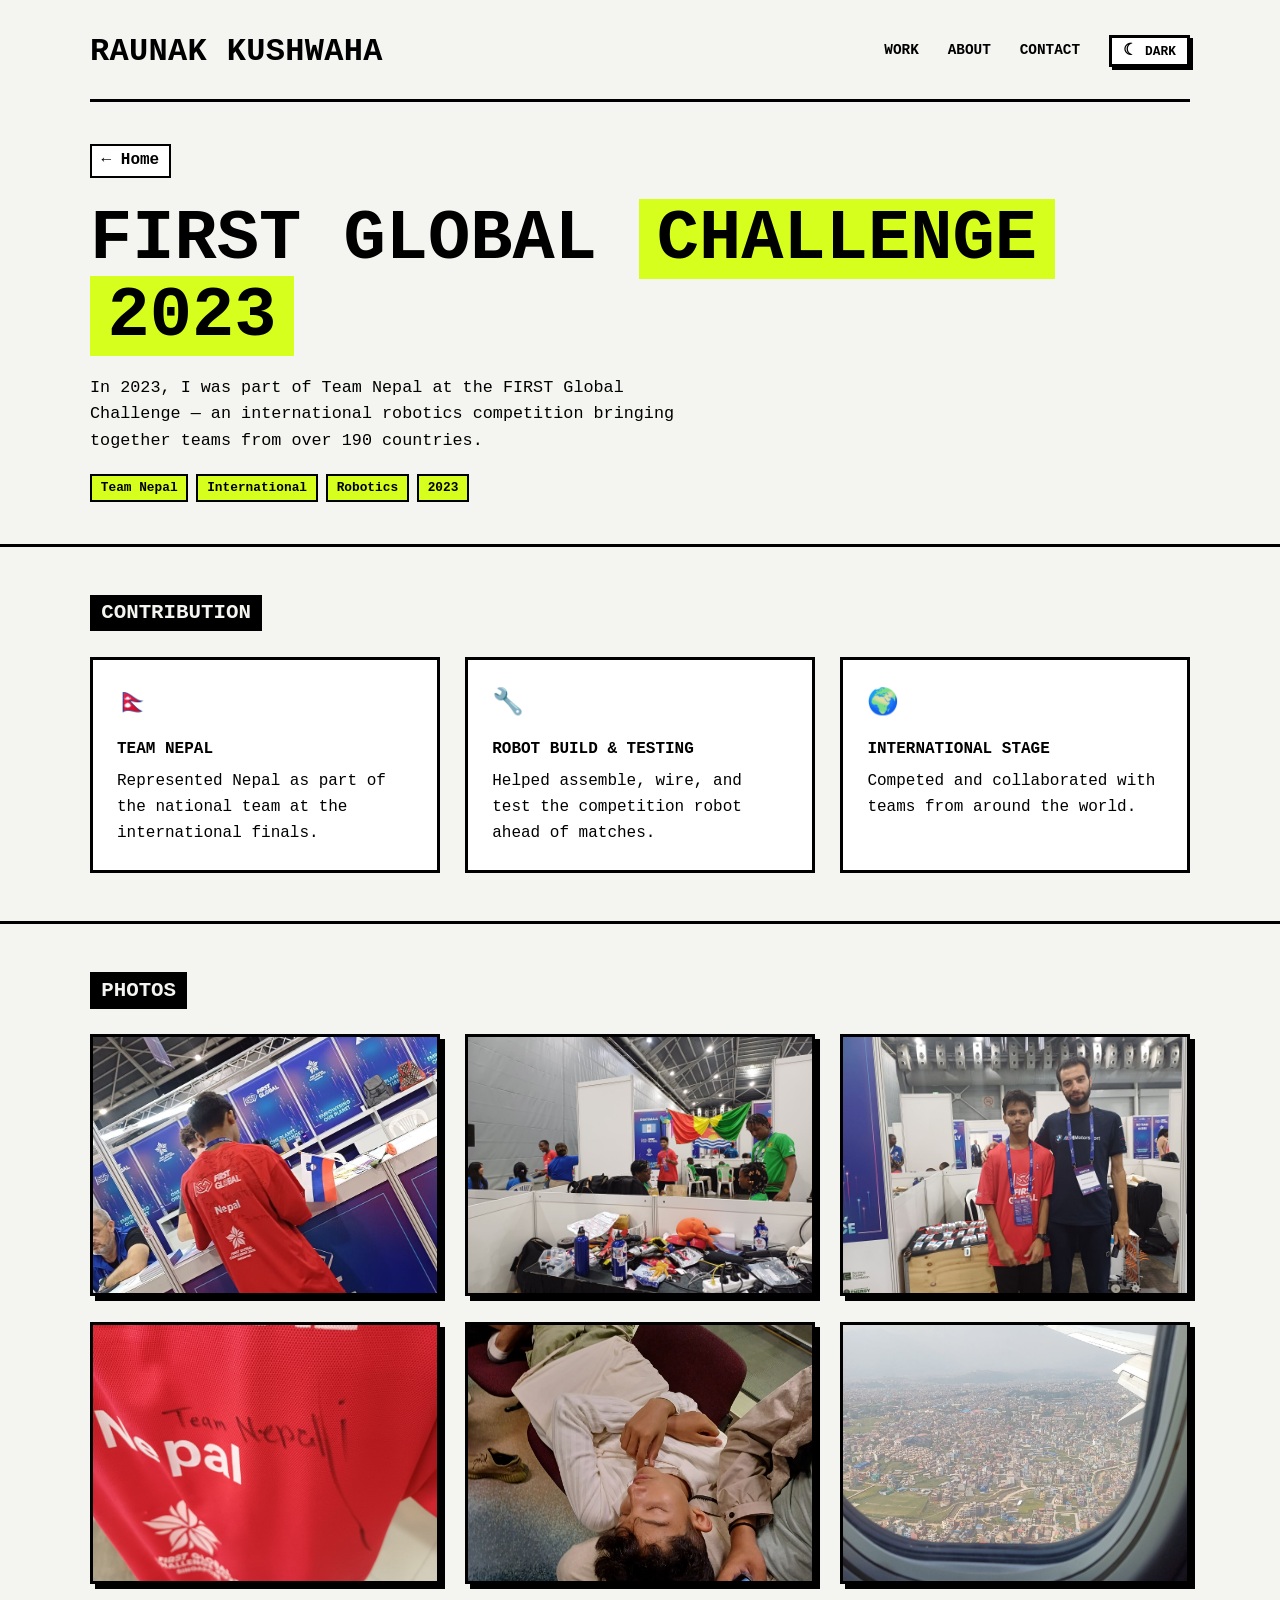
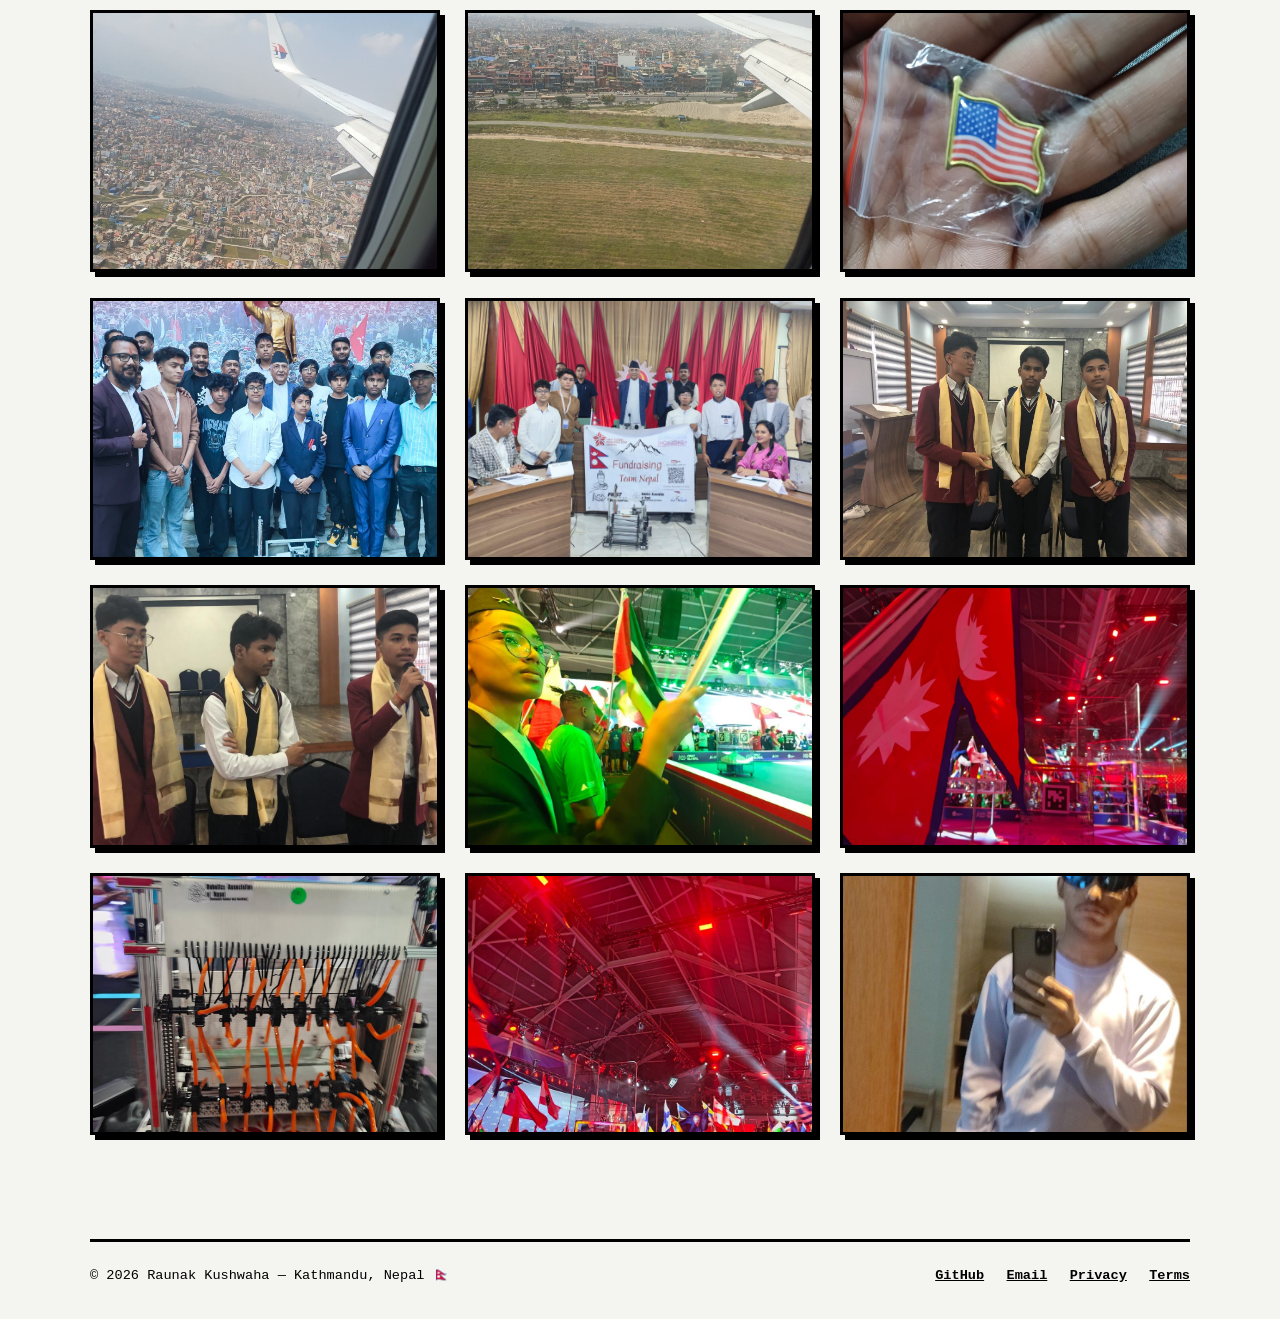
<file: fgc.html>
<!DOCTYPE html>
<html lang="en">
<head>
<meta charset="utf-8">
<meta name="viewport" content="width=device-width,initial-scale=1">
<title>FIRST Global Challenge 2023 | Raunak Kushwaha</title>
<meta name="description" content="Raunak Kushwaha representing Nepal at the FIRST Global Challenge 2023 international robotics competition.">
<link rel="icon" href="favicon.ico" sizes="any">
<link rel="icon" href="favicon.svg" type="image/svg+xml">
<link rel="apple-touch-icon" href="apple-touch-icon.png">
<meta name="color-scheme" content="light dark">
<meta name="theme-color" content="#F4F4F0">
<link rel="stylesheet" href="style.css">
<script src="theme.js"></script>
</head>
<body>
<nav class="rk-nav">
  <a href="index.html" class="rk-logo">Raunak Kushwaha</a>
  <ul class="rk-links">
    <li><a href="index.html#work">Work</a></li>
    <li><a href="index.html#about">About</a></li>
    <li><a href="index.html#contact">Contact</a></li>
  </ul>
</nav>
<header class="pg-header">
  <div class="rk-wrap">
    <div class="pg-breadcrumb" data-reveal><a href="index.html">← Home</a></div>
    <h1 class="pg-title" data-reveal style="--d:.05s">FIRST Global <span>Challenge 2023</span></h1>
    <p class="pg-desc" data-reveal style="--d:.1s">In 2023, I was part of Team Nepal at the FIRST Global Challenge — an international robotics competition bringing together teams from over 190 countries.</p>
    <div class="pg-meta" data-reveal style="--d:.15s"><span class="pg-tag">Team Nepal</span><span class="pg-tag">International</span><span class="pg-tag">Robotics</span><span class="pg-tag">2023</span></div>
  </div>
</header>
<section class="content-sec"><div class="rk-wrap">
<p class="sec-label" data-reveal style="--d:0s">Contribution</p>
<div class="feat-grid" data-reveal><div class="feat-card"><div class="icon">🇳🇵</div><h3>Team Nepal</h3><p>Represented Nepal as part of the national team at the international finals.</p></div><div class="feat-card"><div class="icon">🔧</div><h3>Robot Build & Testing</h3><p>Helped assemble, wire, and test the competition robot ahead of matches.</p></div><div class="feat-card"><div class="icon">🌍</div><h3>International Stage</h3><p>Competed and collaborated with teams from around the world.</p></div></div>
</div></section><section class="content-sec"><div class="rk-wrap">
<p class="sec-label" data-reveal style="--d:0s">Photos</p>
<div class="gallery" data-reveal><div class="gallery-item"><img src="assets/fgc/01.jpg" alt="FIRST Global Challenge 2023" loading="lazy"></div>
<div class="gallery-item"><img src="assets/fgc/02.jpg" alt="FIRST Global Challenge 2023" loading="lazy"></div>
<div class="gallery-item"><img src="assets/fgc/03.jpg" alt="FIRST Global Challenge 2023" loading="lazy"></div>
<div class="gallery-item"><img src="assets/fgc/04.jpg" alt="FIRST Global Challenge 2023" loading="lazy"></div>
<div class="gallery-item"><img src="assets/fgc/05.jpg" alt="FIRST Global Challenge 2023" loading="lazy"></div>
<div class="gallery-item"><img src="assets/fgc/06.jpg" alt="FIRST Global Challenge 2023" loading="lazy"></div>
<div class="gallery-item"><img src="assets/fgc/07.jpg" alt="FIRST Global Challenge 2023" loading="lazy"></div>
<div class="gallery-item"><img src="assets/fgc/08.jpg" alt="FIRST Global Challenge 2023" loading="lazy"></div>
<div class="gallery-item"><img src="assets/fgc/09.jpg" alt="FIRST Global Challenge 2023" loading="lazy"></div>
<div class="gallery-item"><img src="assets/fgc/10.jpg" alt="FIRST Global Challenge 2023" loading="lazy"></div>
<div class="gallery-item"><img src="assets/fgc/11.jpg" alt="FIRST Global Challenge 2023" loading="lazy"></div>
<div class="gallery-item"><img src="assets/fgc/12.jpg" alt="FIRST Global Challenge 2023" loading="lazy"></div>
<div class="gallery-item"><img src="assets/fgc/13.jpg" alt="FIRST Global Challenge 2023" loading="lazy"></div>
<div class="gallery-item"><img src="assets/fgc/14.jpg" alt="FIRST Global Challenge 2023" loading="lazy"></div>
<div class="gallery-item"><img src="assets/fgc/15.jpg" alt="FIRST Global Challenge 2023" loading="lazy"></div>
<div class="gallery-item"><img src="assets/fgc/16.jpg" alt="FIRST Global Challenge 2023" loading="lazy"></div>
<div class="gallery-item"><img src="assets/fgc/17.jpg" alt="FIRST Global Challenge 2023" loading="lazy"></div>
<div class="gallery-item"><img src="assets/fgc/18.jpg" alt="FIRST Global Challenge 2023" loading="lazy"></div></div>
</div></section>
<footer class="rk-footer">
  <span>© <span class="yr"></span> Raunak Kushwaha — Kathmandu, Nepal 🇳🇵</span>
  <div class="rk-footer-links">
    <a href="https://github.com/0xwrdo" target="_blank" rel="noopener">GitHub</a>
    <a href="mailto:raunakkushwaha077@gmail.com">Email</a>
    <a href="privacy.html">Privacy</a>
    <a href="terms.html">Terms</a>
  </div>
</footer>
<script>
(function(){
  const nav=document.getElementById('rkNav');
  window.addEventListener('scroll',()=>nav&&nav.classList.toggle('scrolled',scrollY>30),{passive:true});
  if(nav) nav.classList.toggle('scrolled',scrollY>30);
  const io=new IntersectionObserver(es=>es.forEach(e=>{if(e.isIntersecting){e.target.classList.add('in');io.unobserve(e.target);}}),{threshold:.1,rootMargin:'0px 0px -5% 0px'});
  document.querySelectorAll('[data-reveal]').forEach(el=>io.observe(el));
  document.querySelectorAll('.yr').forEach(el=>el.textContent=new Date().getFullYear());
  document.querySelectorAll('a[href^="#"]').forEach(a=>{
    a.addEventListener('click',e=>{const t=document.querySelector(a.getAttribute('href'));if(!t)return;e.preventDefault();t.scrollIntoView({behavior:'smooth',block:'start'});});
  });
})();
</script>
</body>
</html>
</file>
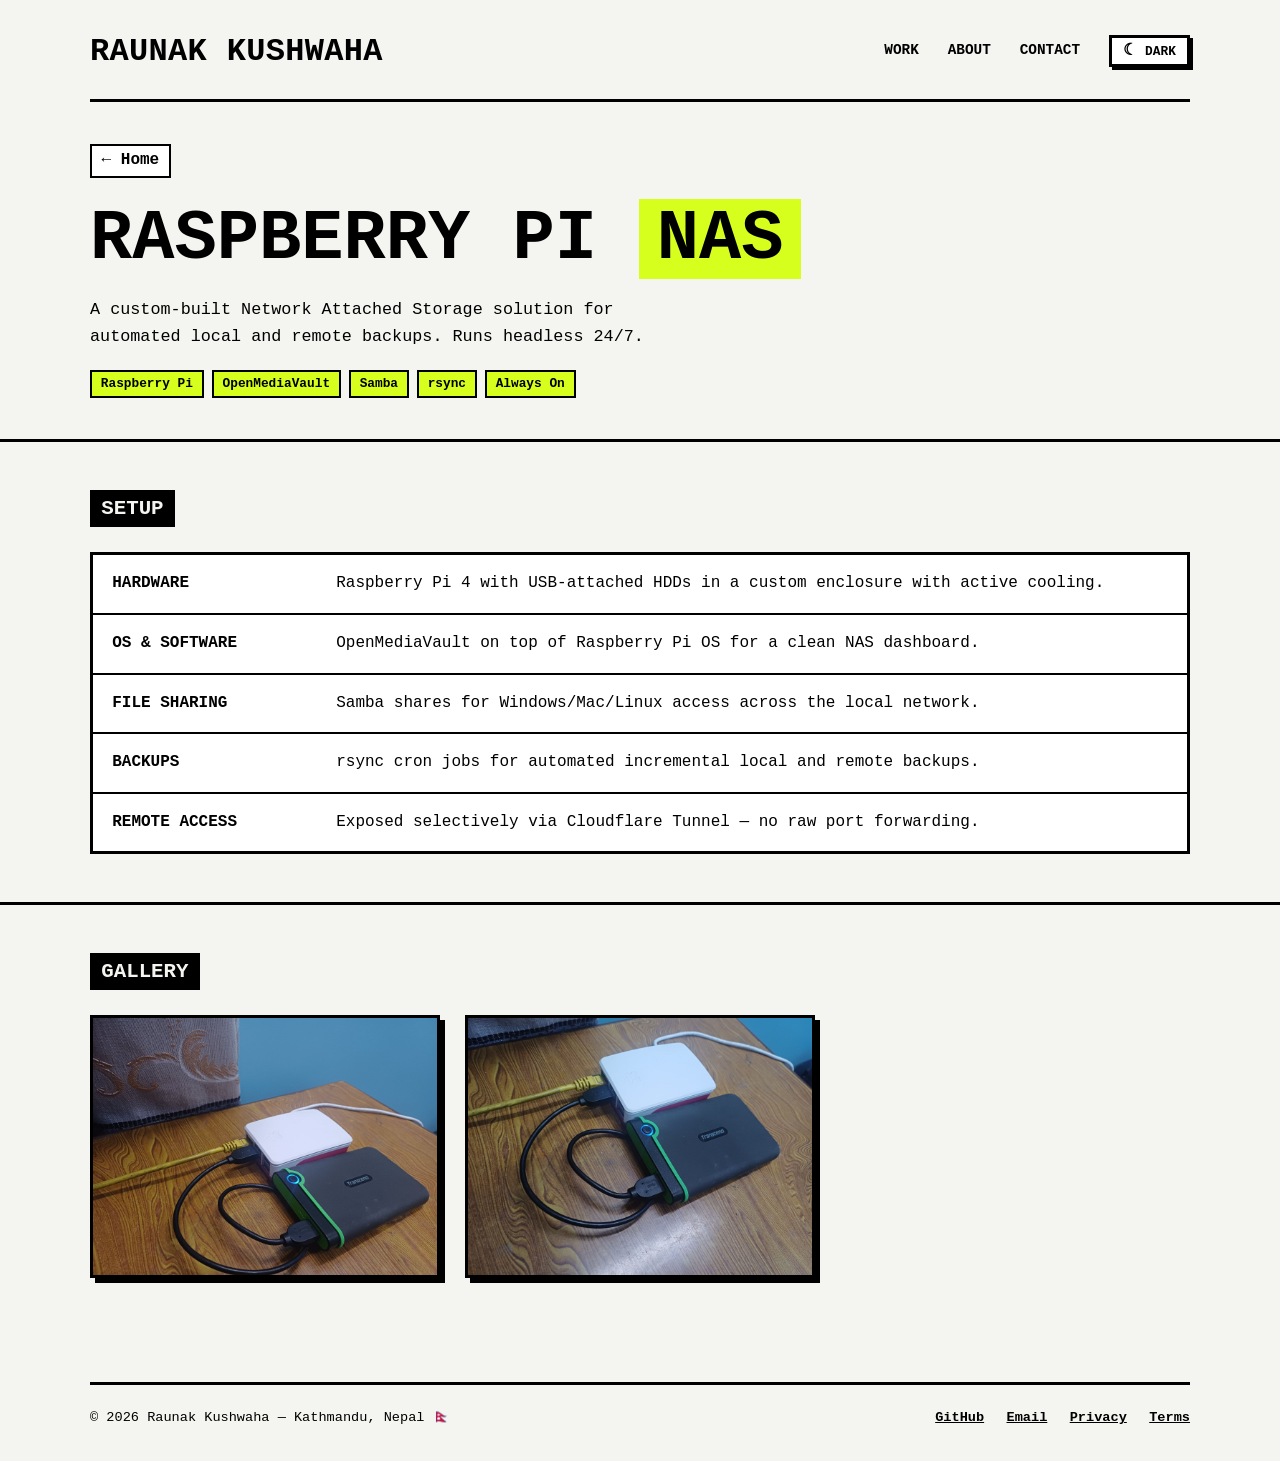
<file: nas.html>
<!DOCTYPE html>
<html lang="en">
<head>
<meta charset="utf-8">
<meta name="viewport" content="width=device-width,initial-scale=1">
<title>Raspberry Pi NAS | Raunak Kushwaha</title>
<meta name="description" content="A custom-built NAS on Raspberry Pi for automated local and remote backups.">
<link rel="icon" href="favicon.ico" sizes="any">
<link rel="icon" href="favicon.svg" type="image/svg+xml">
<link rel="apple-touch-icon" href="apple-touch-icon.png">
<meta name="color-scheme" content="light dark">
<meta name="theme-color" content="#F4F4F0">
<link rel="stylesheet" href="style.css">
<script src="theme.js"></script>
</head>
<body>
<nav class="rk-nav">
  <a href="index.html" class="rk-logo">Raunak Kushwaha</a>
  <ul class="rk-links">
    <li><a href="index.html#work">Work</a></li>
    <li><a href="index.html#about">About</a></li>
    <li><a href="index.html#contact">Contact</a></li>
  </ul>
</nav>
<header class="pg-header">
  <div class="rk-wrap">
    <div class="pg-breadcrumb" data-reveal><a href="index.html">← Home</a></div>
    <h1 class="pg-title" data-reveal style="--d:.05s">Raspberry Pi <span>NAS</span></h1>
    <p class="pg-desc" data-reveal style="--d:.1s">A custom-built Network Attached Storage solution for automated local and remote backups. Runs headless 24/7.</p>
    <div class="pg-meta" data-reveal style="--d:.15s"><span class="pg-tag">Raspberry Pi</span><span class="pg-tag">OpenMediaVault</span><span class="pg-tag">Samba</span><span class="pg-tag">rsync</span><span class="pg-tag">Always On</span></div>
  </div>
</header>
<section class="content-sec"><div class="rk-wrap">
<p class="sec-label" data-reveal style="--d:0s">Setup</p>
<ul class="skill-rows" data-reveal><li class="skill-row"><span class="skill-row-name">Hardware</span><span class="skill-row-desc">Raspberry Pi 4 with USB-attached HDDs in a custom enclosure with active cooling.</span></li><li class="skill-row"><span class="skill-row-name">OS & Software</span><span class="skill-row-desc">OpenMediaVault on top of Raspberry Pi OS for a clean NAS dashboard.</span></li><li class="skill-row"><span class="skill-row-name">File Sharing</span><span class="skill-row-desc">Samba shares for Windows/Mac/Linux access across the local network.</span></li><li class="skill-row"><span class="skill-row-name">Backups</span><span class="skill-row-desc">rsync cron jobs for automated incremental local and remote backups.</span></li><li class="skill-row"><span class="skill-row-name">Remote Access</span><span class="skill-row-desc">Exposed selectively via Cloudflare Tunnel — no raw port forwarding.</span></li></ul>
</div></section><section class="content-sec"><div class="rk-wrap">
<p class="sec-label" data-reveal style="--d:0s">Gallery</p>
<div class="gallery" data-reveal><div class="gallery-item"><img src="nas1 (1).jpg" alt="Pi NAS build" loading="lazy"></div><div class="gallery-item"><img src="nas1 (2).jpg" alt="Pi NAS build" loading="lazy"></div></div>
</div></section>
<footer class="rk-footer">
  <span>© <span class="yr"></span> Raunak Kushwaha — Kathmandu, Nepal 🇳🇵</span>
  <div class="rk-footer-links">
    <a href="https://github.com/0xwrdo" target="_blank" rel="noopener">GitHub</a>
    <a href="mailto:raunakkushwaha077@gmail.com">Email</a>
    <a href="privacy.html">Privacy</a>
    <a href="terms.html">Terms</a>
  </div>
</footer>
<script>
(function(){
  const nav=document.getElementById('rkNav');
  window.addEventListener('scroll',()=>nav&&nav.classList.toggle('scrolled',scrollY>30),{passive:true});
  if(nav) nav.classList.toggle('scrolled',scrollY>30);
  const io=new IntersectionObserver(es=>es.forEach(e=>{if(e.isIntersecting){e.target.classList.add('in');io.unobserve(e.target);}}),{threshold:.1,rootMargin:'0px 0px -5% 0px'});
  document.querySelectorAll('[data-reveal]').forEach(el=>io.observe(el));
  document.querySelectorAll('.yr').forEach(el=>el.textContent=new Date().getFullYear());
  document.querySelectorAll('a[href^="#"]').forEach(a=>{
    a.addEventListener('click',e=>{const t=document.querySelector(a.getAttribute('href'));if(!t)return;e.preventDefault();t.scrollIntoView({behavior:'smooth',block:'start'});});
  });
})();
</script>
</body>
</html>
</file>
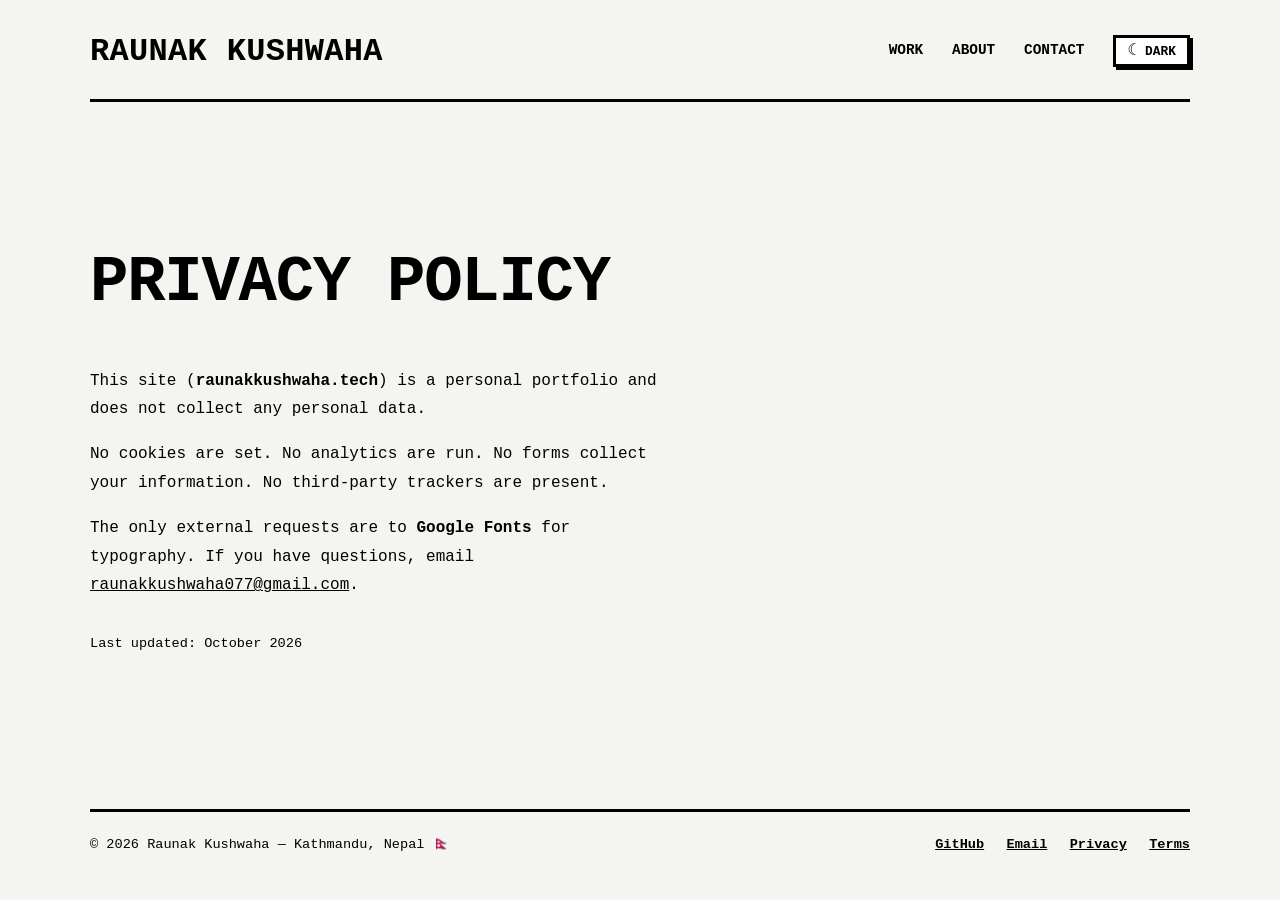
<file: privacy.html>
<!DOCTYPE html>
<html lang="en">
<head>
<meta charset="utf-8">
<meta name="viewport" content="width=device-width,initial-scale=1">
<title>Privacy Policy | Raunak Kushwaha</title>
<meta name="description" content="Privacy policy for raunakkushwaha.tech.">
<link rel="icon" href="favicon.ico" sizes="any">
<link rel="icon" href="favicon.svg" type="image/svg+xml">
<link rel="apple-touch-icon" href="apple-touch-icon.png">
<meta name="color-scheme" content="light dark">
<meta name="theme-color" content="#F4F4F0">
<link rel="stylesheet" href="style.css">
<script src="theme.js"></script>
</head>
<body>
<nav class="rk-nav">
  <a href="index.html" class="rk-logo">Raunak Kushwaha</a>
  <ul class="rk-links">
    <li><a href="index.html#work">Work</a></li>
    <li><a href="index.html#about">About</a></li>
    <li><a href="index.html#contact">Contact</a></li>
  </ul>
</nav>
<div style="padding:130px 0 6rem"><div class="rk-wrap">
  <h1 style="font-family:var(--display);font-size:clamp(2.5rem,6vw,4rem);font-weight:800;text-transform:uppercase;letter-spacing:-.02em;margin-bottom:2rem" data-reveal>Privacy <span style="color:var(--orange)">Policy</span></h1>
  <div style="color:var(--muted);font-size:1rem;line-height:1.8;max-width:60ch" data-reveal style="--d:.08s">
    <p style="margin-bottom:1rem">This site (<strong style="color:var(--ink)">raunakkushwaha.tech</strong>) is a personal portfolio and does not collect any personal data.</p>
    <p style="margin-bottom:1rem">No cookies are set. No analytics are run. No forms collect your information. No third-party trackers are present.</p>
    <p style="margin-bottom:1rem">The only external requests are to <strong style="color:var(--ink)">Google Fonts</strong> for typography. If you have questions, email <a href="mailto:raunakkushwaha077@gmail.com" style="color:var(--orange)">raunakkushwaha077@gmail.com</a>.</p>
    <p style="margin-top:2rem;font-size:.85rem">Last updated: October 2026</p>
  </div>
</div></div>
<footer class="rk-footer">
  <span>© <span class="yr"></span> Raunak Kushwaha — Kathmandu, Nepal 🇳🇵</span>
  <div class="rk-footer-links">
    <a href="https://github.com/0xwrdo" target="_blank" rel="noopener">GitHub</a>
    <a href="mailto:raunakkushwaha077@gmail.com">Email</a>
    <a href="privacy.html">Privacy</a>
    <a href="terms.html">Terms</a>
  </div>
</footer>
<script>
(function(){
  const nav=document.getElementById('rkNav');
  window.addEventListener('scroll',()=>nav&&nav.classList.toggle('scrolled',scrollY>30),{passive:true});
  if(nav) nav.classList.toggle('scrolled',scrollY>30);
  const io=new IntersectionObserver(es=>es.forEach(e=>{if(e.isIntersecting){e.target.classList.add('in');io.unobserve(e.target);}}),{threshold:.1,rootMargin:'0px 0px -5% 0px'});
  document.querySelectorAll('[data-reveal]').forEach(el=>io.observe(el));
  document.querySelectorAll('.yr').forEach(el=>el.textContent=new Date().getFullYear());
  document.querySelectorAll('a[href^="#"]').forEach(a=>{
    a.addEventListener('click',e=>{const t=document.querySelector(a.getAttribute('href'));if(!t)return;e.preventDefault();t.scrollIntoView({behavior:'smooth',block:'start'});});
  });
})();
</script>
</body>
</html>
</file>
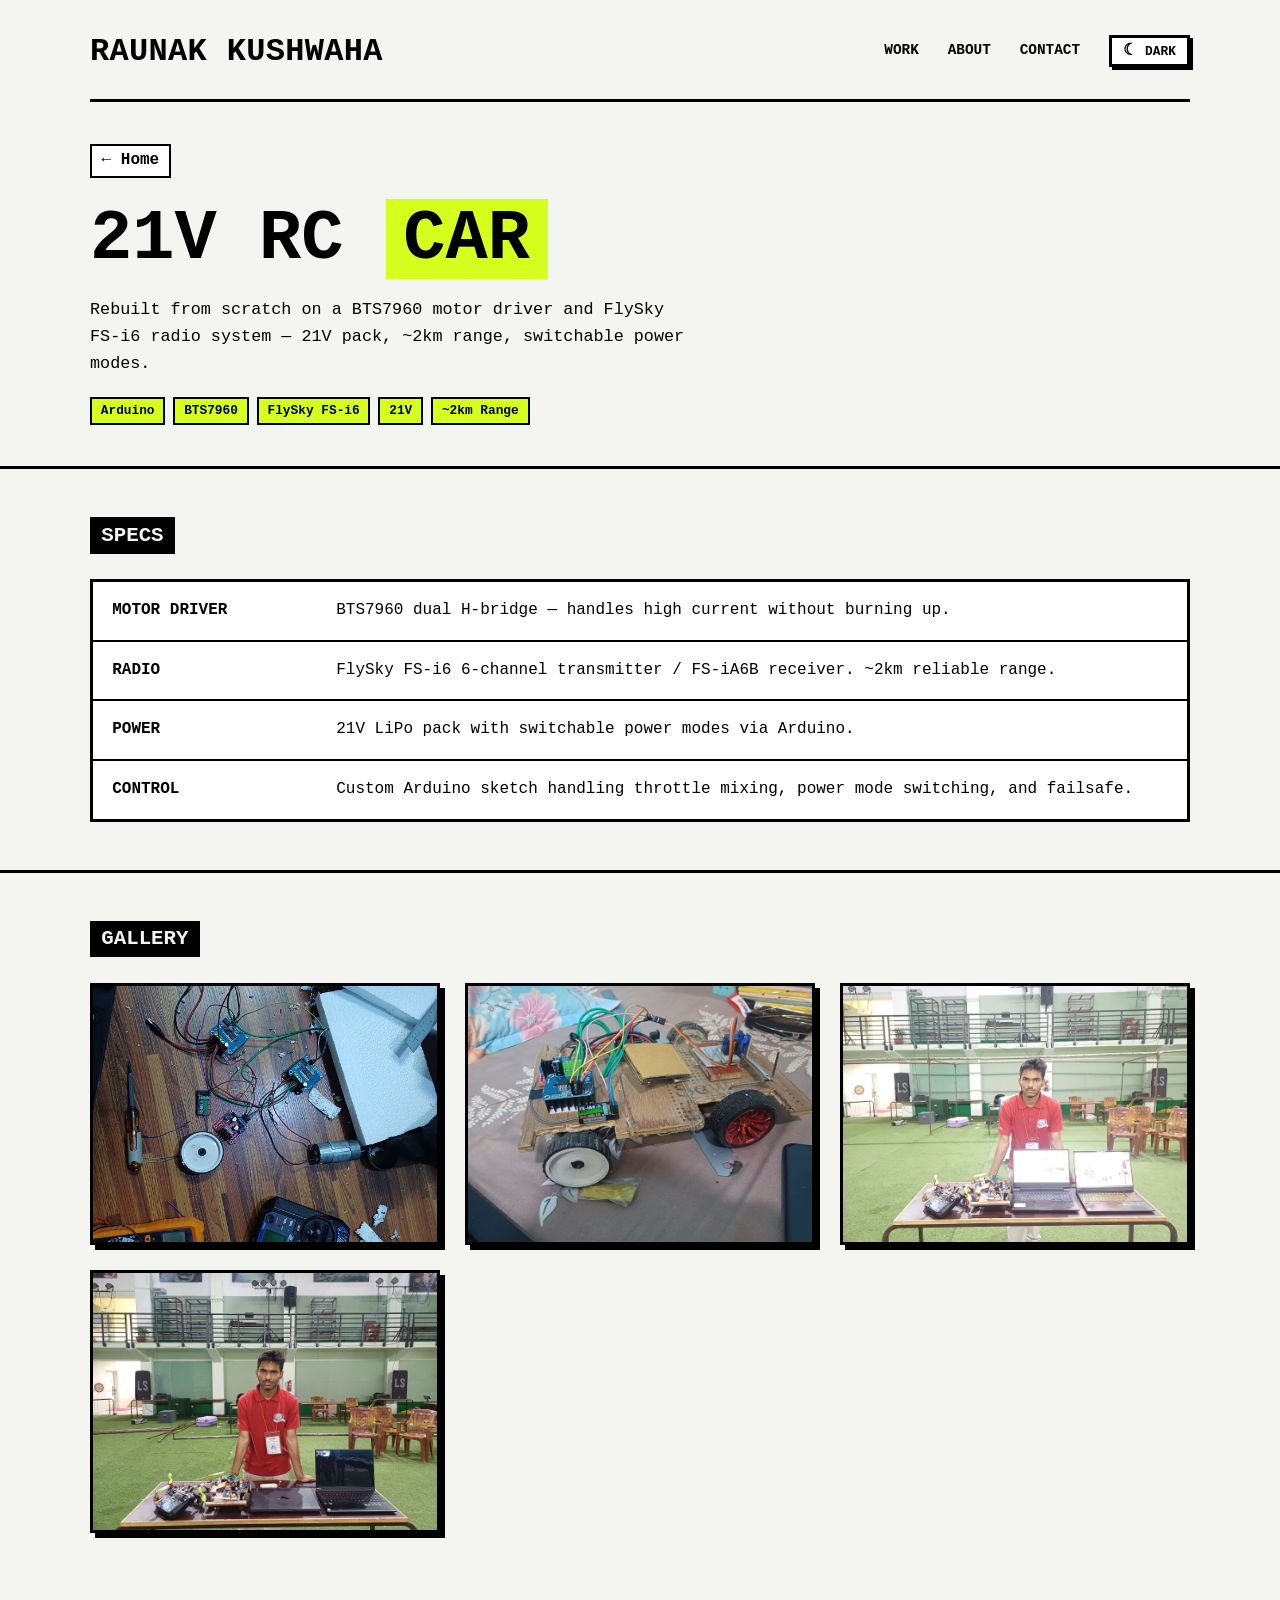
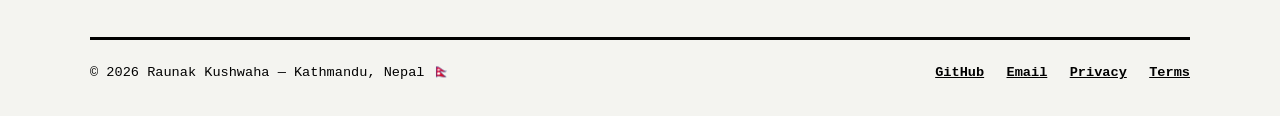
<file: rc-car.html>
<!DOCTYPE html>
<html lang="en">
<head>
<meta charset="utf-8">
<meta name="viewport" content="width=device-width,initial-scale=1">
<title>21V RC Car | Raunak Kushwaha</title>
<meta name="description" content="Custom-rebuilt RC car on a BTS7960 driver and FlySky FS-i6 radio — 21V, ~2km range.">
<link rel="icon" href="favicon.ico" sizes="any">
<link rel="icon" href="favicon.svg" type="image/svg+xml">
<link rel="apple-touch-icon" href="apple-touch-icon.png">
<meta name="color-scheme" content="light dark">
<meta name="theme-color" content="#F4F4F0">
<link rel="stylesheet" href="style.css">
<script src="theme.js"></script>
</head>
<body>
<nav class="rk-nav">
  <a href="index.html" class="rk-logo">Raunak Kushwaha</a>
  <ul class="rk-links">
    <li><a href="index.html#work">Work</a></li>
    <li><a href="index.html#about">About</a></li>
    <li><a href="index.html#contact">Contact</a></li>
  </ul>
</nav>
<header class="pg-header">
  <div class="rk-wrap">
    <div class="pg-breadcrumb" data-reveal><a href="index.html">← Home</a></div>
    <h1 class="pg-title" data-reveal style="--d:.05s">21V RC <span>Car</span></h1>
    <p class="pg-desc" data-reveal style="--d:.1s">Rebuilt from scratch on a BTS7960 motor driver and FlySky FS-i6 radio system — 21V pack, ~2km range, switchable power modes.</p>
    <div class="pg-meta" data-reveal style="--d:.15s"><span class="pg-tag">Arduino</span><span class="pg-tag">BTS7960</span><span class="pg-tag">FlySky FS-i6</span><span class="pg-tag">21V</span><span class="pg-tag">~2km Range</span></div>
  </div>
</header>
<section class="content-sec"><div class="rk-wrap">
<p class="sec-label" data-reveal style="--d:0s">Specs</p>
<ul class="skill-rows" data-reveal><li class="skill-row"><span class="skill-row-name">Motor Driver</span><span class="skill-row-desc">BTS7960 dual H-bridge — handles high current without burning up.</span></li><li class="skill-row"><span class="skill-row-name">Radio</span><span class="skill-row-desc">FlySky FS-i6 6-channel transmitter / FS-iA6B receiver. ~2km reliable range.</span></li><li class="skill-row"><span class="skill-row-name">Power</span><span class="skill-row-desc">21V LiPo pack with switchable power modes via Arduino.</span></li><li class="skill-row"><span class="skill-row-name">Control</span><span class="skill-row-desc">Custom Arduino sketch handling throttle mixing, power mode switching, and failsafe.</span></li></ul>
</div></section><section class="content-sec"><div class="rk-wrap">
<p class="sec-label" data-reveal style="--d:0s">Gallery</p>
<div class="gallery" data-reveal><div class="gallery-item"><img src="assets/rc-car-v2/01-chassis.jpg" alt="RC Car Build" loading="lazy"></div>
<div class="gallery-item"><img src="assets/rc-car-v2/02-electronics.jpg" alt="RC Car Build" loading="lazy"></div>
<div class="gallery-item"><img src="assets/rc-car-v2/03-wiring.jpg" alt="RC Car Build" loading="lazy"></div>
<div class="gallery-item"><img src="assets/rc-car-v2/04-build.jpg" alt="RC Car Build" loading="lazy"></div></div>
</div></section>
<footer class="rk-footer">
  <span>© <span class="yr"></span> Raunak Kushwaha — Kathmandu, Nepal 🇳🇵</span>
  <div class="rk-footer-links">
    <a href="https://github.com/0xwrdo" target="_blank" rel="noopener">GitHub</a>
    <a href="mailto:raunakkushwaha077@gmail.com">Email</a>
    <a href="privacy.html">Privacy</a>
    <a href="terms.html">Terms</a>
  </div>
</footer>
<script>
(function(){
  const nav=document.getElementById('rkNav');
  window.addEventListener('scroll',()=>nav&&nav.classList.toggle('scrolled',scrollY>30),{passive:true});
  if(nav) nav.classList.toggle('scrolled',scrollY>30);
  const io=new IntersectionObserver(es=>es.forEach(e=>{if(e.isIntersecting){e.target.classList.add('in');io.unobserve(e.target);}}),{threshold:.1,rootMargin:'0px 0px -5% 0px'});
  document.querySelectorAll('[data-reveal]').forEach(el=>io.observe(el));
  document.querySelectorAll('.yr').forEach(el=>el.textContent=new Date().getFullYear());
  document.querySelectorAll('a[href^="#"]').forEach(a=>{
    a.addEventListener('click',e=>{const t=document.querySelector(a.getAttribute('href'));if(!t)return;e.preventDefault();t.scrollIntoView({behavior:'smooth',block:'start'});});
  });
})();
</script>
</body>
</html>
</file>
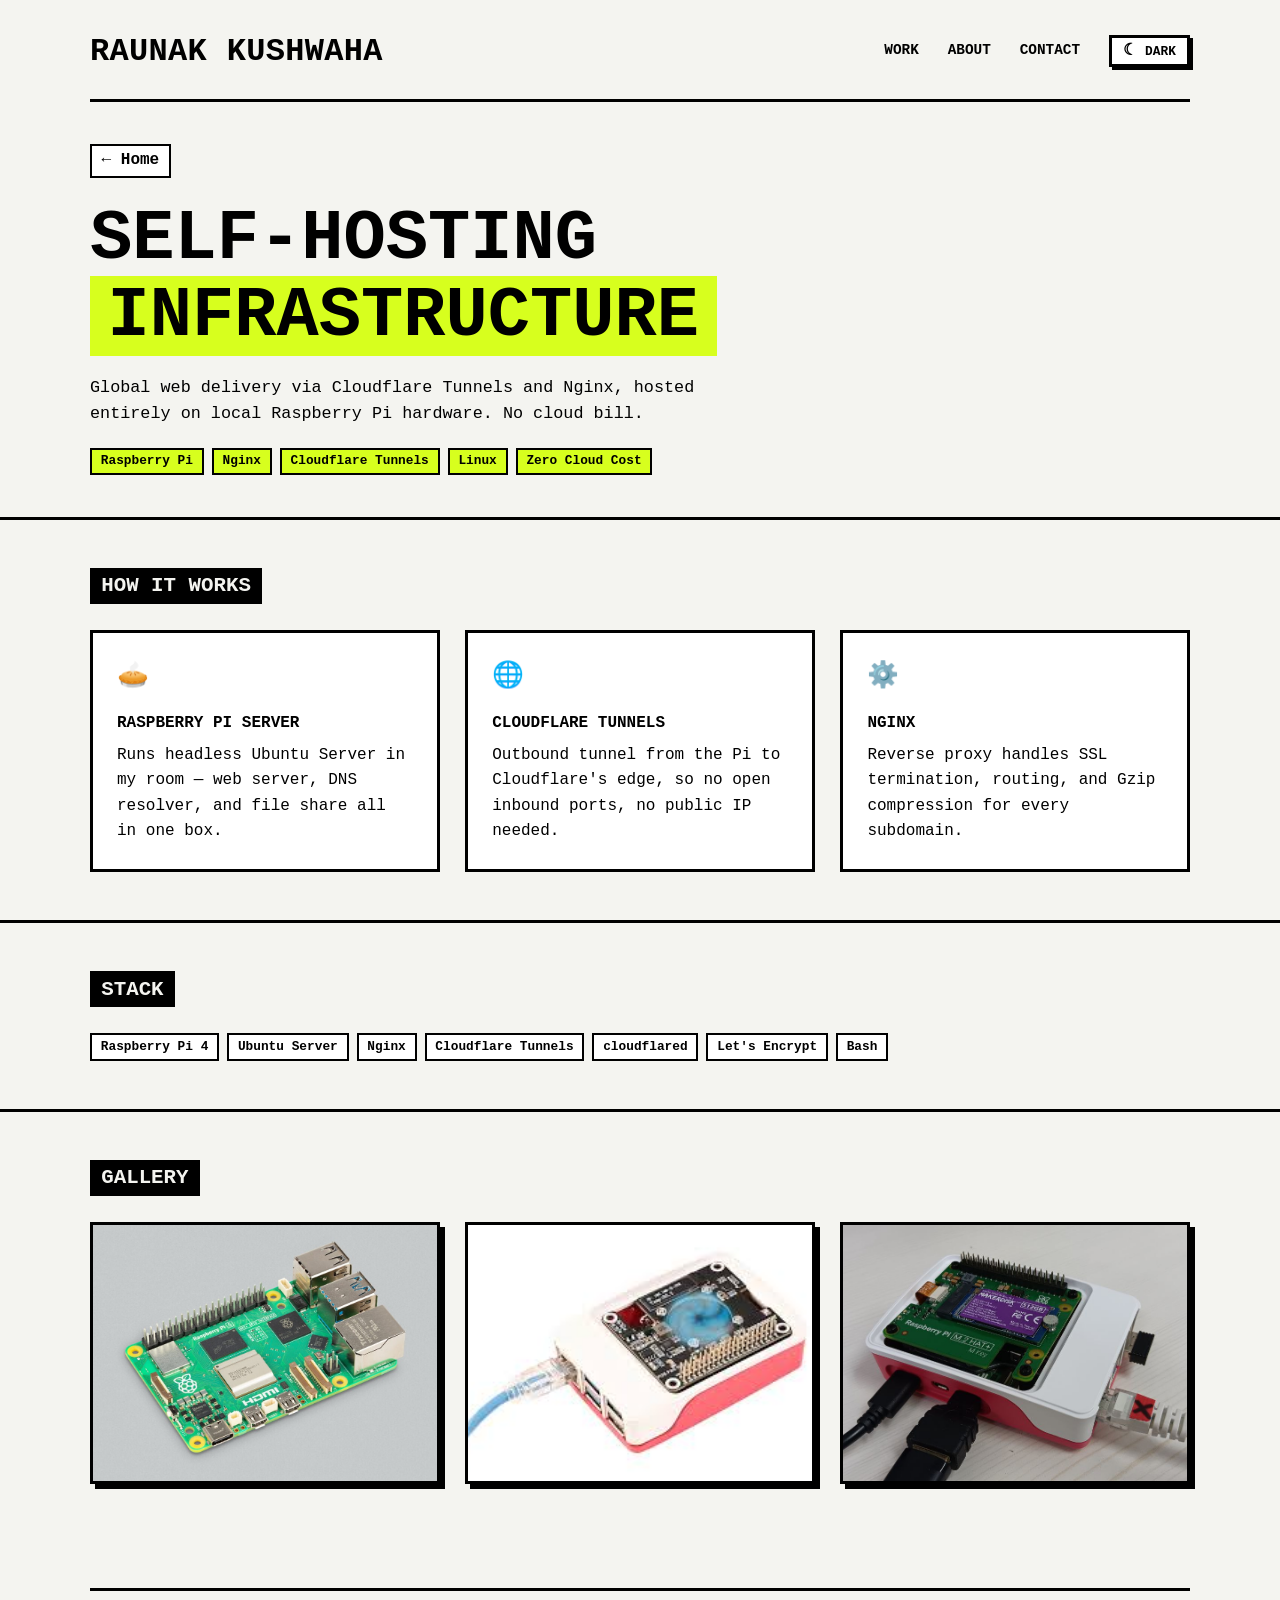
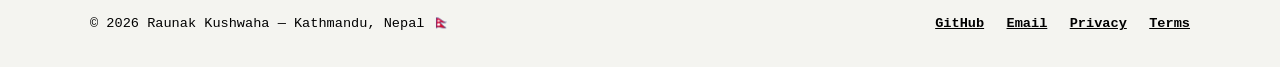
<file: self-hosting.html>
<!DOCTYPE html>
<html lang="en">
<head>
<meta charset="utf-8">
<meta name="viewport" content="width=device-width,initial-scale=1">
<title>Self-Hosting Infrastructure | Raunak Kushwaha</title>
<meta name="description" content="Global web delivery via Cloudflare Tunnels and Nginx, hosted entirely on local Raspberry Pi hardware.">
<link rel="icon" href="favicon.ico" sizes="any">
<link rel="icon" href="favicon.svg" type="image/svg+xml">
<link rel="apple-touch-icon" href="apple-touch-icon.png">
<meta name="color-scheme" content="light dark">
<meta name="theme-color" content="#F4F4F0">
<link rel="stylesheet" href="style.css">
<script src="theme.js"></script>
</head>
<body>
<nav class="rk-nav">
  <a href="index.html" class="rk-logo">Raunak Kushwaha</a>
  <ul class="rk-links">
    <li><a href="index.html#work">Work</a></li>
    <li><a href="index.html#about">About</a></li>
    <li><a href="index.html#contact">Contact</a></li>
  </ul>
</nav>
<header class="pg-header">
  <div class="rk-wrap">
    <div class="pg-breadcrumb" data-reveal><a href="index.html">← Home</a></div>
    <h1 class="pg-title" data-reveal style="--d:.05s">Self-Hosting <span>Infrastructure</span></h1>
    <p class="pg-desc" data-reveal style="--d:.1s">Global web delivery via Cloudflare Tunnels and Nginx, hosted entirely on local Raspberry Pi hardware. No cloud bill.</p>
    <div class="pg-meta" data-reveal style="--d:.15s"><span class="pg-tag">Raspberry Pi</span><span class="pg-tag">Nginx</span><span class="pg-tag">Cloudflare Tunnels</span><span class="pg-tag">Linux</span><span class="pg-tag">Zero Cloud Cost</span></div>
  </div>
</header>
<section class="content-sec"><div class="rk-wrap">
<p class="sec-label" data-reveal style="--d:0s">How it works</p>
<div class="feat-grid" data-reveal><div class="feat-card"><div class="icon">🥧</div><h3>Raspberry Pi Server</h3><p>Runs headless Ubuntu Server in my room — web server, DNS resolver, and file share all in one box.</p></div><div class="feat-card"><div class="icon">🌐</div><h3>Cloudflare Tunnels</h3><p>Outbound tunnel from the Pi to Cloudflare's edge, so no open inbound ports, no public IP needed.</p></div><div class="feat-card"><div class="icon">⚙️</div><h3>Nginx</h3><p>Reverse proxy handles SSL termination, routing, and Gzip compression for every subdomain.</p></div></div>
</div></section><section class="content-sec"><div class="rk-wrap">
<p class="sec-label" data-reveal style="--d:0s">Stack</p>
<div class="stack-row" data-reveal><span class="tag">Raspberry Pi 4</span><span class="tag">Ubuntu Server</span><span class="tag">Nginx</span><span class="tag">Cloudflare Tunnels</span><span class="tag">cloudflared</span><span class="tag">Let's Encrypt</span><span class="tag">Bash</span></div>
</div></section><section class="content-sec"><div class="rk-wrap">
<p class="sec-label" data-reveal style="--d:0s">Gallery</p>
<div class="gallery" data-reveal><div class="gallery-item"><img src="ras.jpg" alt="Self-hosting setup" loading="lazy"></div><div class="gallery-item"><img src="ras1.jpg" alt="Self-hosting setup" loading="lazy"></div><div class="gallery-item"><img src="ras2.jpg" alt="Self-hosting setup" loading="lazy"></div></div>
</div></section>
<footer class="rk-footer">
  <span>© <span class="yr"></span> Raunak Kushwaha — Kathmandu, Nepal 🇳🇵</span>
  <div class="rk-footer-links">
    <a href="https://github.com/0xwrdo" target="_blank" rel="noopener">GitHub</a>
    <a href="mailto:raunakkushwaha077@gmail.com">Email</a>
    <a href="privacy.html">Privacy</a>
    <a href="terms.html">Terms</a>
  </div>
</footer>
<script>
(function(){
  const nav=document.getElementById('rkNav');
  window.addEventListener('scroll',()=>nav&&nav.classList.toggle('scrolled',scrollY>30),{passive:true});
  if(nav) nav.classList.toggle('scrolled',scrollY>30);
  const io=new IntersectionObserver(es=>es.forEach(e=>{if(e.isIntersecting){e.target.classList.add('in');io.unobserve(e.target);}}),{threshold:.1,rootMargin:'0px 0px -5% 0px'});
  document.querySelectorAll('[data-reveal]').forEach(el=>io.observe(el));
  document.querySelectorAll('.yr').forEach(el=>el.textContent=new Date().getFullYear());
  document.querySelectorAll('a[href^="#"]').forEach(a=>{
    a.addEventListener('click',e=>{const t=document.querySelector(a.getAttribute('href'));if(!t)return;e.preventDefault();t.scrollIntoView({behavior:'smooth',block:'start'});});
  });
})();
</script>
</body>
</html>
</file>
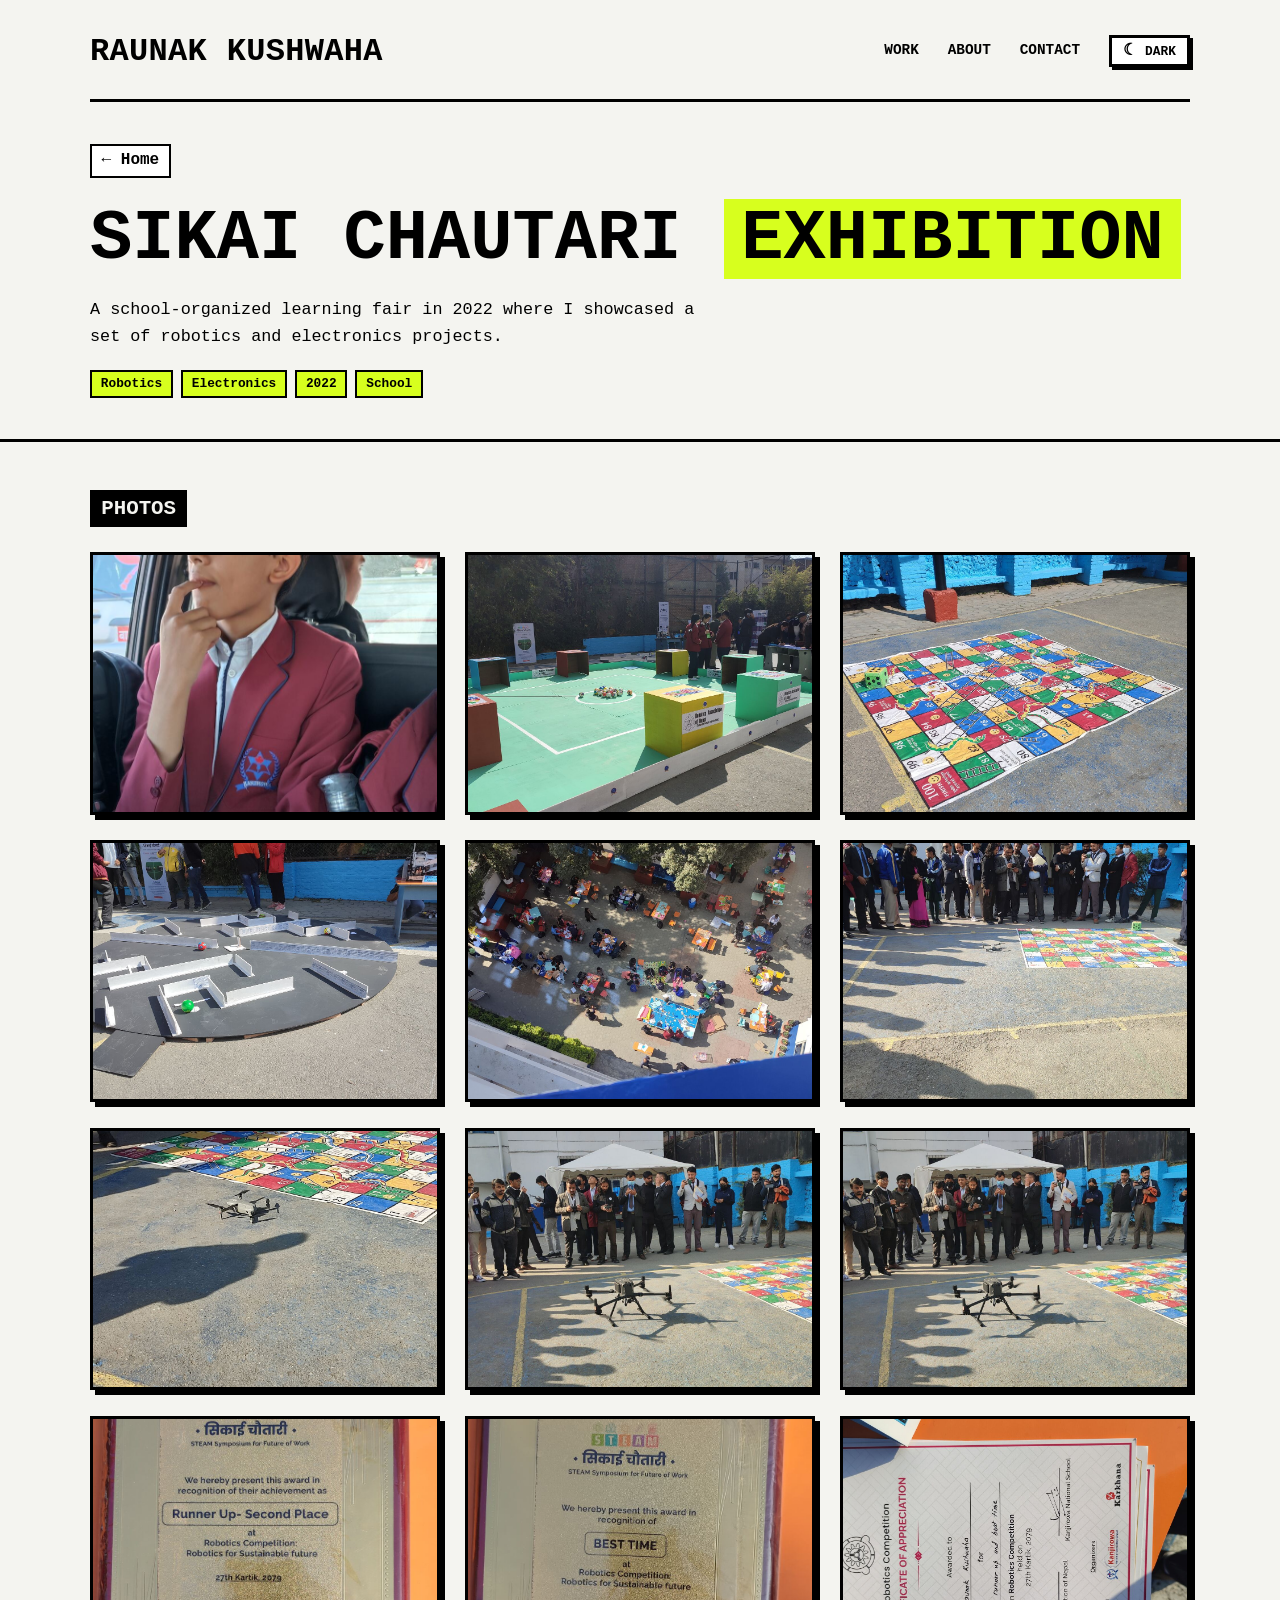
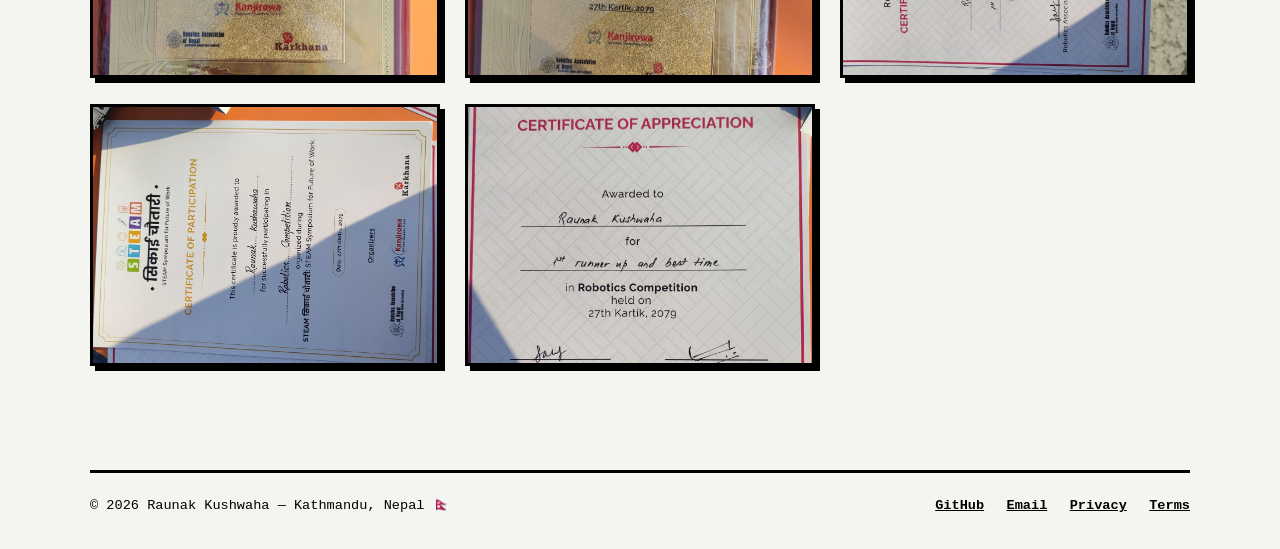
<file: sikai-chautari.html>
<!DOCTYPE html>
<html lang="en">
<head>
<meta charset="utf-8">
<meta name="viewport" content="width=device-width,initial-scale=1">
<title>Sikai Chautari Exhibition | Raunak Kushwaha</title>
<meta name="description" content="Robotics and electronics projects showcased at the Sikai Chautari school learning fair 2022.">
<link rel="icon" href="favicon.ico" sizes="any">
<link rel="icon" href="favicon.svg" type="image/svg+xml">
<link rel="apple-touch-icon" href="apple-touch-icon.png">
<meta name="color-scheme" content="light dark">
<meta name="theme-color" content="#F4F4F0">
<link rel="stylesheet" href="style.css">
<script src="theme.js"></script>
</head>
<body>
<nav class="rk-nav">
  <a href="index.html" class="rk-logo">Raunak Kushwaha</a>
  <ul class="rk-links">
    <li><a href="index.html#work">Work</a></li>
    <li><a href="index.html#about">About</a></li>
    <li><a href="index.html#contact">Contact</a></li>
  </ul>
</nav>
<header class="pg-header">
  <div class="rk-wrap">
    <div class="pg-breadcrumb" data-reveal><a href="index.html">← Home</a></div>
    <h1 class="pg-title" data-reveal style="--d:.05s">Sikai Chautari <span>Exhibition</span></h1>
    <p class="pg-desc" data-reveal style="--d:.1s">A school-organized learning fair in 2022 where I showcased a set of robotics and electronics projects.</p>
    <div class="pg-meta" data-reveal style="--d:.15s"><span class="pg-tag">Robotics</span><span class="pg-tag">Electronics</span><span class="pg-tag">2022</span><span class="pg-tag">School</span></div>
  </div>
</header>
<section class="content-sec"><div class="rk-wrap">
<p class="sec-label" data-reveal style="--d:0s">Photos</p>
<div class="gallery" data-reveal><div class="gallery-item"><img src="assets/sikai-chautari/01.jpg" alt="Sikai Chautari Exhibition 2022" loading="lazy"></div>
<div class="gallery-item"><img src="assets/sikai-chautari/02.jpg" alt="Sikai Chautari Exhibition 2022" loading="lazy"></div>
<div class="gallery-item"><img src="assets/sikai-chautari/03.jpg" alt="Sikai Chautari Exhibition 2022" loading="lazy"></div>
<div class="gallery-item"><img src="assets/sikai-chautari/04.jpg" alt="Sikai Chautari Exhibition 2022" loading="lazy"></div>
<div class="gallery-item"><img src="assets/sikai-chautari/05.jpg" alt="Sikai Chautari Exhibition 2022" loading="lazy"></div>
<div class="gallery-item"><img src="assets/sikai-chautari/06.jpg" alt="Sikai Chautari Exhibition 2022" loading="lazy"></div>
<div class="gallery-item"><img src="assets/sikai-chautari/07.jpg" alt="Sikai Chautari Exhibition 2022" loading="lazy"></div>
<div class="gallery-item"><img src="assets/sikai-chautari/08.jpg" alt="Sikai Chautari Exhibition 2022" loading="lazy"></div>
<div class="gallery-item"><img src="assets/sikai-chautari/09.jpg" alt="Sikai Chautari Exhibition 2022" loading="lazy"></div>
<div class="gallery-item"><img src="assets/sikai-chautari/10.jpg" alt="Sikai Chautari Exhibition 2022" loading="lazy"></div>
<div class="gallery-item"><img src="assets/sikai-chautari/11.jpg" alt="Sikai Chautari Exhibition 2022" loading="lazy"></div>
<div class="gallery-item"><img src="assets/sikai-chautari/12.jpg" alt="Sikai Chautari Exhibition 2022" loading="lazy"></div>
<div class="gallery-item"><img src="assets/sikai-chautari/13.jpg" alt="Sikai Chautari Exhibition 2022" loading="lazy"></div>
<div class="gallery-item"><img src="assets/sikai-chautari/14.jpg" alt="Sikai Chautari Exhibition 2022" loading="lazy"></div></div>
</div></section>
<footer class="rk-footer">
  <span>© <span class="yr"></span> Raunak Kushwaha — Kathmandu, Nepal 🇳🇵</span>
  <div class="rk-footer-links">
    <a href="https://github.com/0xwrdo" target="_blank" rel="noopener">GitHub</a>
    <a href="mailto:raunakkushwaha077@gmail.com">Email</a>
    <a href="privacy.html">Privacy</a>
    <a href="terms.html">Terms</a>
  </div>
</footer>
<script>
(function(){
  const nav=document.getElementById('rkNav');
  window.addEventListener('scroll',()=>nav&&nav.classList.toggle('scrolled',scrollY>30),{passive:true});
  if(nav) nav.classList.toggle('scrolled',scrollY>30);
  const io=new IntersectionObserver(es=>es.forEach(e=>{if(e.isIntersecting){e.target.classList.add('in');io.unobserve(e.target);}}),{threshold:.1,rootMargin:'0px 0px -5% 0px'});
  document.querySelectorAll('[data-reveal]').forEach(el=>io.observe(el));
  document.querySelectorAll('.yr').forEach(el=>el.textContent=new Date().getFullYear());
  document.querySelectorAll('a[href^="#"]').forEach(a=>{
    a.addEventListener('click',e=>{const t=document.querySelector(a.getAttribute('href'));if(!t)return;e.preventDefault();t.scrollIntoView({behavior:'smooth',block:'start'});});
  });
})();
</script>
</body>
</html>
</file>
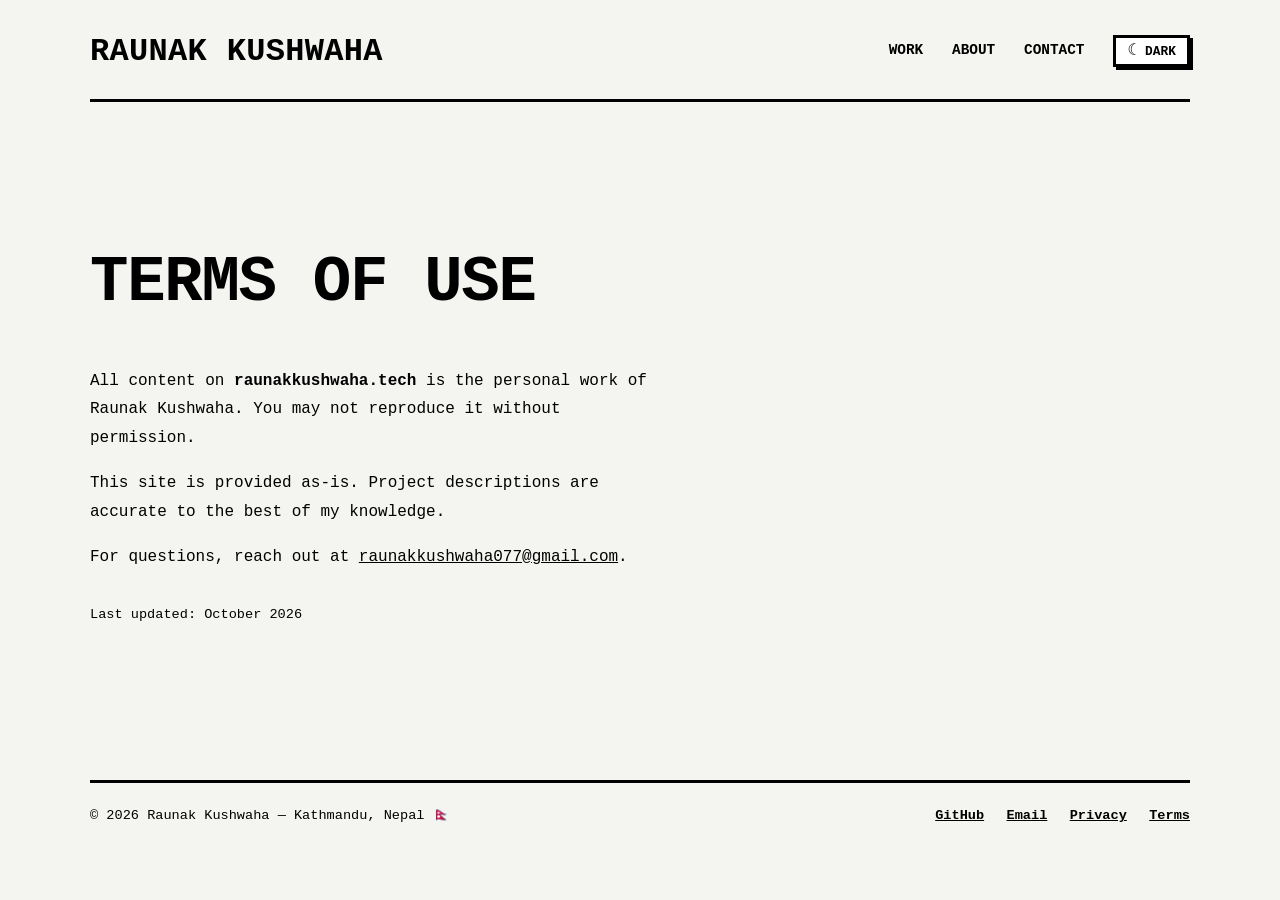
<file: terms.html>
<!DOCTYPE html>
<html lang="en">
<head>
<meta charset="utf-8">
<meta name="viewport" content="width=device-width,initial-scale=1">
<title>Terms | Raunak Kushwaha</title>
<meta name="description" content="Terms of use for raunakkushwaha.tech.">
<link rel="icon" href="favicon.ico" sizes="any">
<link rel="icon" href="favicon.svg" type="image/svg+xml">
<link rel="apple-touch-icon" href="apple-touch-icon.png">
<meta name="color-scheme" content="light dark">
<meta name="theme-color" content="#F4F4F0">
<link rel="stylesheet" href="style.css">
<script src="theme.js"></script>
</head>
<body>
<nav class="rk-nav">
  <a href="index.html" class="rk-logo">Raunak Kushwaha</a>
  <ul class="rk-links">
    <li><a href="index.html#work">Work</a></li>
    <li><a href="index.html#about">About</a></li>
    <li><a href="index.html#contact">Contact</a></li>
  </ul>
</nav>
<div style="padding:130px 0 6rem"><div class="rk-wrap">
  <h1 style="font-family:var(--display);font-size:clamp(2.5rem,6vw,4rem);font-weight:800;text-transform:uppercase;letter-spacing:-.02em;margin-bottom:2rem" data-reveal>Terms of <span style="color:var(--orange)">Use</span></h1>
  <div style="color:var(--muted);font-size:1rem;line-height:1.8;max-width:60ch" data-reveal style="--d:.08s">
    <p style="margin-bottom:1rem">All content on <strong style="color:var(--ink)">raunakkushwaha.tech</strong> is the personal work of Raunak Kushwaha. You may not reproduce it without permission.</p>
    <p style="margin-bottom:1rem">This site is provided as-is. Project descriptions are accurate to the best of my knowledge.</p>
    <p style="margin-bottom:1rem">For questions, reach out at <a href="mailto:raunakkushwaha077@gmail.com" style="color:var(--orange)">raunakkushwaha077@gmail.com</a>.</p>
    <p style="margin-top:2rem;font-size:.85rem">Last updated: October 2026</p>
  </div>
</div></div>
<footer class="rk-footer">
  <span>© <span class="yr"></span> Raunak Kushwaha — Kathmandu, Nepal 🇳🇵</span>
  <div class="rk-footer-links">
    <a href="https://github.com/0xwrdo" target="_blank" rel="noopener">GitHub</a>
    <a href="mailto:raunakkushwaha077@gmail.com">Email</a>
    <a href="privacy.html">Privacy</a>
    <a href="terms.html">Terms</a>
  </div>
</footer>
<script>
(function(){
  const nav=document.getElementById('rkNav');
  window.addEventListener('scroll',()=>nav&&nav.classList.toggle('scrolled',scrollY>30),{passive:true});
  if(nav) nav.classList.toggle('scrolled',scrollY>30);
  const io=new IntersectionObserver(es=>es.forEach(e=>{if(e.isIntersecting){e.target.classList.add('in');io.unobserve(e.target);}}),{threshold:.1,rootMargin:'0px 0px -5% 0px'});
  document.querySelectorAll('[data-reveal]').forEach(el=>io.observe(el));
  document.querySelectorAll('.yr').forEach(el=>el.textContent=new Date().getFullYear());
  document.querySelectorAll('a[href^="#"]').forEach(a=>{
    a.addEventListener('click',e=>{const t=document.querySelector(a.getAttribute('href'));if(!t)return;e.preventDefault();t.scrollIntoView({behavior:'smooth',block:'start'});});
  });
})();
</script>
</body>
</html>
</file>
<file: style.css>
/* Raunak Kushwaha — neo-brutalist theme (shared by every page) */
*,*::before,*::after{box-sizing:border-box;margin:0;padding:0}
:root{
  color-scheme:light;
  --bg:#F4F4F0;--ink:#000;--lime:#D7FF1E;--on-lime:#000;--surface:#fff;
  --bw:3px;--shadow:5px 5px 0 var(--ink);
  --mono:"Courier New",Courier,"Liberation Mono",monospace;
}
html{scroll-behavior:smooth}
body{background:var(--bg);color:var(--ink);font-family:var(--mono);font-size:1rem;line-height:1.6;overflow-x:hidden}
img{display:block;max-width:100%}
a{color:inherit}
:focus-visible{outline:3px solid var(--ink);outline-offset:3px}
::selection{background:var(--lime);color:var(--on-lime)}

.rk-wrap{width:min(1100px,100% - 2.5rem);margin-inline:auto}

/* NAV */
.rk-nav{display:flex;justify-content:space-between;align-items:center;gap:1rem;flex-wrap:wrap;width:min(1100px,100% - 2.5rem);margin-inline:auto;padding:1.6rem 0 1.4rem;border-bottom:var(--bw) solid var(--ink)}
.rk-logo{font-size:clamp(1.3rem,3.2vw,2rem);font-weight:700;text-transform:uppercase;text-decoration:none;letter-spacing:.01em}
.rk-links{display:flex;gap:1.8rem;list-style:none}
.rk-links a{font-size:.9rem;font-weight:700;text-transform:uppercase;text-decoration:none;padding:.15rem 0;border-bottom:var(--bw) solid transparent}
.rk-links a:hover{border-bottom-color:var(--ink);background:var(--lime);color:var(--on-lime)}
.rk-cta{display:none}

/* BUTTONS */
.btn,.btn-orange,.btn-outline{display:inline-block;font-family:var(--mono);font-size:.9rem;font-weight:700;text-transform:uppercase;text-decoration:none;background:var(--lime);color:var(--on-lime);border:var(--bw) solid var(--ink);box-shadow:var(--shadow);padding:.75rem 1.3rem;cursor:pointer;transition:transform .08s,box-shadow .08s}
.btn:hover,.btn-orange:hover,.btn-outline:hover{transform:translate(3px,3px);box-shadow:2px 2px 0 var(--ink)}
.btn:active,.btn-orange:active,.btn-outline:active{transform:translate(5px,5px);box-shadow:0 0 0 var(--ink)}
.btn-outline{background:var(--surface);color:var(--ink)}

/* TAGS */
.tags,.stack-row{display:flex;flex-wrap:wrap;gap:.5rem}
.tag,.pg-tag{font-size:.8rem;font-weight:700;background:var(--surface);border:2px solid var(--ink);padding:.1rem .55rem}

/* SECTION HEADS */
.sec-hd{display:flex;justify-content:space-between;align-items:baseline;gap:1rem;margin-bottom:2rem;padding-bottom:.9rem;border-bottom:var(--bw) solid var(--ink)}
.sec-hd-label{font-size:clamp(1.6rem,4vw,2.4rem);font-weight:700;text-transform:uppercase;line-height:1}
.sec-hd-num{display:none}

/* HERO */
.hero{padding:3.2rem 0 3.4rem;border-bottom:var(--bw) solid var(--ink)}
.hero-inner{display:grid;grid-template-columns:1fr 300px;gap:3rem;align-items:start}
.hero-name{font-size:clamp(2rem,5.6vw,3.9rem);font-weight:700;line-height:1.28;text-transform:uppercase;letter-spacing:.01em;margin-bottom:1.8rem}
.hero-desc{max-width:52ch;margin-bottom:1.8rem;font-size:1.05rem}
.hero-btns{display:flex;gap:1.1rem;flex-wrap:wrap;margin-bottom:1.8rem}
.photo-card{border:var(--bw) solid var(--ink);background:var(--surface);box-shadow:var(--shadow)}
.photo-card img{width:100%;aspect-ratio:1;object-fit:cover;object-position:center top;border-bottom:var(--bw) solid var(--ink);filter:grayscale(1) contrast(1.05)}
.photo-card p{padding:.7rem .9rem;font-size:.85rem;font-weight:700;text-transform:uppercase}
.photo-card p span{display:block;font-weight:400;text-transform:none}

/* PROJECT CARDS */
.work-sec,.about-sec,.skills-sec,.log-sec{padding:3.2rem 0;border-bottom:var(--bw) solid var(--ink)}
.cards{display:grid;grid-template-columns:repeat(2,1fr);gap:2.5rem}
.card{display:flex;flex-direction:column;background:var(--surface);border:var(--bw) solid var(--ink)}
.card img{width:100%;aspect-ratio:16/9;object-fit:cover;border-bottom:var(--bw) solid var(--ink)}
.card-body{display:flex;flex-direction:column;align-items:flex-start;gap:.7rem;padding:1.4rem 1.6rem 1.7rem;flex:1}
.card h3{font-size:1.15rem;font-weight:700}
.card p{max-width:46ch}
.card .btn{margin-top:auto}
.card-body .tags{margin-bottom:.4rem}
.cards .card:last-child:nth-child(odd){grid-column:1/-1}

/* ABOUT */
.about-grid{display:grid;grid-template-columns:1.2fr 1fr;gap:2.5rem;align-items:start}
.about-copy p{margin-bottom:1rem;max-width:56ch}
.stats{display:grid;grid-template-columns:1fr 1fr;gap:1.2rem}
.stat{background:var(--surface);border:var(--bw) solid var(--ink);padding:1.2rem 1.1rem}
.stat:first-child{background:var(--lime);color:var(--on-lime);box-shadow:var(--shadow)}
.stat-num{font-size:2.6rem;font-weight:700;line-height:1}
.stat-label{font-size:.85rem;margin-top:.3rem}

/* SKILLS */
.skill-grid{display:grid;grid-template-columns:repeat(3,1fr);gap:1.6rem}
.skill-item{background:var(--surface);border:var(--bw) solid var(--ink);padding:1.4rem}
.skill-item h3{font-size:1rem;font-weight:700;margin-bottom:1rem;text-transform:uppercase}

/* TIMELINE */
.tl-list{list-style:none;border:var(--bw) solid var(--ink);background:var(--surface)}
.tl-entry{display:grid;grid-template-columns:6rem 1fr;border-bottom:var(--bw) solid var(--ink)}
.tl-entry:last-child{border-bottom:0}
.tl-year{font-weight:700;font-size:1.1rem;padding:1rem;border-right:var(--bw) solid var(--ink);background:var(--lime);color:var(--on-lime)}
.tl-entry>div{padding:1rem 1.2rem}
.tl-entry h3{font-size:1rem;font-weight:700}
.tl-entry p{max-width:60ch}
.tl-entry a{display:inline-block;margin-top:.4rem;font-weight:700}
.tl-entry a:hover{background:var(--lime);color:var(--on-lime)}

/* CONTACT */
.contact-sec{padding:3.2rem 0 1rem}
.contact-big{font-size:clamp(2.4rem,8vw,5.6rem);font-weight:700;line-height:1.05;text-transform:uppercase;margin-bottom:2.2rem}
.contact-grid{display:grid;grid-template-columns:1fr 1fr;gap:1.4rem}
.contact-row{display:flex;flex-direction:column;gap:.2rem;background:var(--surface);border:var(--bw) solid var(--ink);padding:1rem 1.2rem}
.contact-row .lbl{font-size:.8rem;text-transform:uppercase;font-weight:700}
.contact-row a{font-weight:700;overflow-wrap:anywhere}
.contact-row a:hover{background:var(--lime);color:var(--on-lime)}

/* FOOTER */
.rk-footer{display:flex;justify-content:space-between;align-items:center;flex-wrap:wrap;gap:.8rem;width:min(1100px,100% - 2.5rem);margin:3.5rem auto 0;padding:1.4rem 0 2rem;border-top:var(--bw) solid var(--ink);font-size:.85rem}
.rk-footer-links{display:flex;gap:1.4rem;flex-wrap:wrap}
.rk-footer a{font-weight:700}
.rk-footer a:hover{background:var(--lime);color:var(--on-lime)}

/* SUBPAGES */
.pg-header{padding:2.6rem 0 2.6rem;border-bottom:var(--bw) solid var(--ink)}
.pg-breadcrumb{margin-bottom:1.4rem}
.pg-breadcrumb a{font-weight:700;text-decoration:none;border:2px solid var(--ink);background:var(--surface);padding:.15rem .6rem;display:inline-block}
.pg-breadcrumb a:hover{background:var(--lime);color:var(--on-lime)}
.pg-title{font-size:clamp(2.2rem,6.5vw,4.4rem);font-weight:700;text-transform:uppercase;line-height:1.1;margin-bottom:1.2rem}
.pg-title span{background:var(--lime);color:var(--on-lime);padding:0 .25em;box-decoration-break:clone;-webkit-box-decoration-break:clone}
.pg-desc{max-width:60ch;margin-bottom:1.2rem;font-size:1.05rem}
.pg-meta{display:flex;flex-wrap:wrap;gap:.5rem}
.pg-tag{background:var(--lime);color:var(--on-lime)}
.content-sec{padding:3rem 0;border-bottom:var(--bw) solid var(--ink)}
.content-sec:last-of-type{border-bottom:none}
.sec-label{display:inline-block;font-size:1.3rem;font-weight:700;text-transform:uppercase;background:var(--ink);color:var(--bg);padding:.1rem .7rem;margin-bottom:1.6rem}
.feat-grid{display:grid;grid-template-columns:repeat(auto-fit,minmax(230px,1fr));gap:1.6rem}
.feat-card{background:var(--surface);border:var(--bw) solid var(--ink);padding:1.5rem}
.feat-card .icon{font-size:1.6rem;margin-bottom:.8rem}
.feat-card h3{font-size:1rem;font-weight:700;margin-bottom:.4rem;text-transform:uppercase}
.skill-rows{list-style:none;border:var(--bw) solid var(--ink);background:var(--surface)}
.skill-row{display:grid;grid-template-columns:200px 1fr;gap:1.5rem;padding:1rem 1.2rem;border-bottom:2px solid var(--ink)}
.skill-row:last-child{border-bottom:0}
.skill-row-name{font-weight:700;text-transform:uppercase}
.body-p{max-width:64ch;margin-bottom:1rem}
.body-p strong{background:var(--lime);color:var(--on-lime);font-weight:700}
.gallery{display:grid;grid-template-columns:repeat(auto-fill,minmax(260px,1fr));gap:1.6rem}
.gallery-item{border:var(--bw) solid var(--ink);background:var(--surface);box-shadow:var(--shadow);aspect-ratio:4/3;overflow:hidden}
.gallery-item img{width:100%;height:100%;object-fit:cover}

@media(max-width:860px){
  .hero-inner{grid-template-columns:1fr}
  .photo-card{max-width:300px}
  .about-grid{grid-template-columns:1fr}
  .skill-grid{grid-template-columns:1fr}
  .cards{grid-template-columns:1fr}
}
@media(max-width:600px){
  .contact-grid{grid-template-columns:1fr}
  .skill-row{grid-template-columns:1fr;gap:.2rem}
  .tl-entry{grid-template-columns:1fr}
  .tl-year{border-right:0;border-bottom:var(--bw) solid var(--ink)}
  .rk-links{gap:1.1rem}
}
@media(prefers-reduced-motion:reduce){*{transition:none!important}html{scroll-behavior:auto}}
.cards .card:last-child:nth-child(odd) img{aspect-ratio:21/8}
@media(max-width:860px){.cards .card:last-child:nth-child(odd) img{aspect-ratio:16/9}}

/* DARK THEME */
:root[data-theme="dark"]{
  color-scheme:dark;
  --bg:#111110;--ink:#F4F4F0;--surface:#1C1C19;
}
:root[data-theme="dark"] .photo-card img,
:root[data-theme="dark"] .card img,
:root[data-theme="dark"] .gallery-item img{filter:brightness(.88)}
:root[data-theme="dark"] .photo-card img{filter:grayscale(1) contrast(1.05) brightness(.9)}

/* THEME TOGGLE */
.theme-toggle{display:inline-flex;align-items:center;gap:.5rem;font-family:var(--mono);font-size:.8rem;font-weight:700;text-transform:uppercase;background:var(--surface);color:var(--ink);border:var(--bw) solid var(--ink);box-shadow:3px 3px 0 var(--ink);padding:.3rem .7rem;cursor:pointer;transition:transform .08s,box-shadow .08s}
.theme-toggle:hover{background:var(--lime);color:var(--on-lime);transform:translate(2px,2px);box-shadow:1px 1px 0 var(--ink)}
.theme-toggle:active{transform:translate(3px,3px);box-shadow:0 0 0 var(--ink)}
.theme-toggle .ti{font-size:1rem;line-height:1}
.rk-links{align-items:center}
</file>
